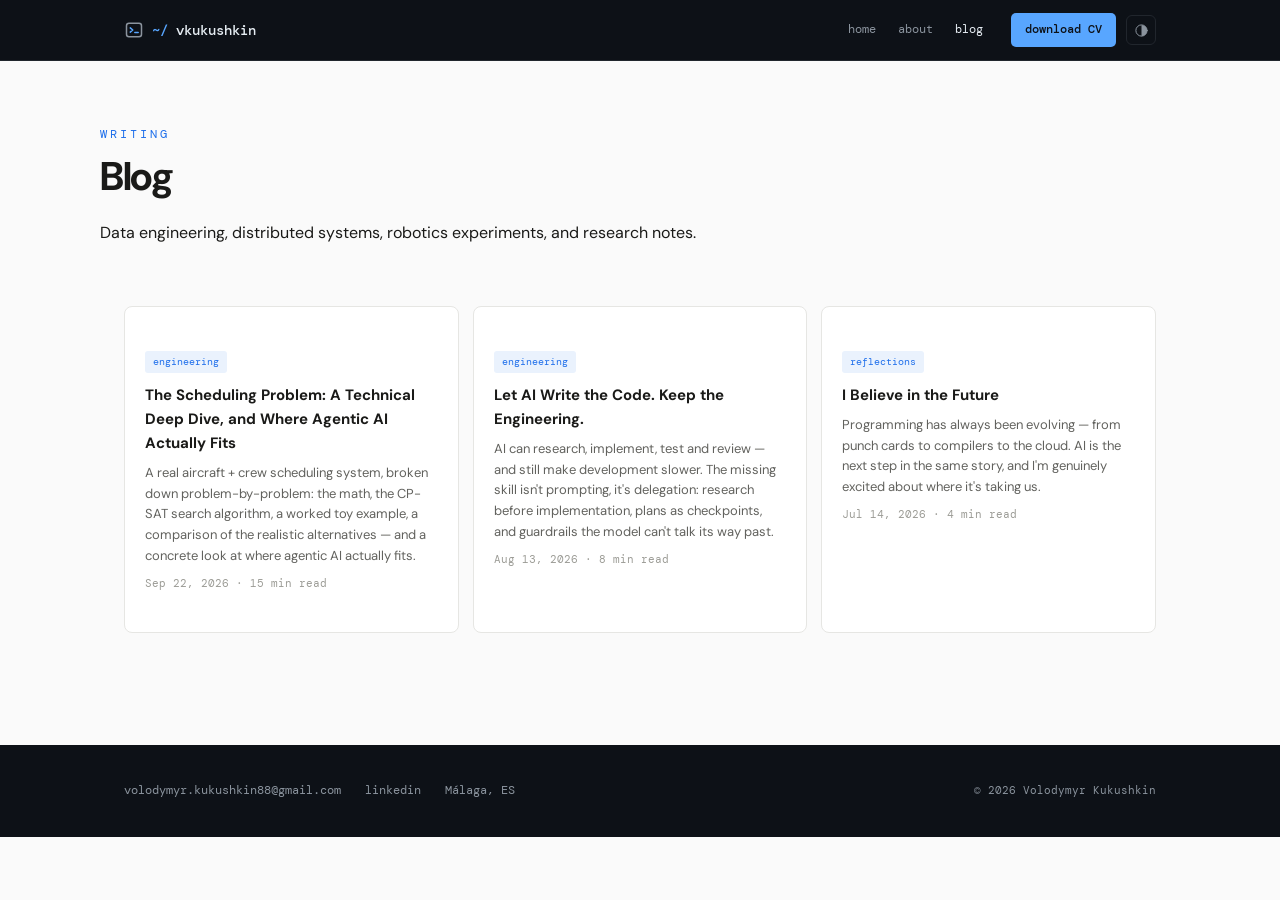
<file: blog/index.html>
<!DOCTYPE html>
<html lang="en">
<head>
<meta charset="UTF-8">
<meta name="viewport" content="width=device-width, initial-scale=1.0">
<script src="../theme.js"></script>
<title>Blog — Volodymyr Kukushkin</title>
<link rel="preconnect" href="https://fonts.googleapis.com">
<link rel="preconnect" href="https://fonts.gstatic.com" crossorigin>
<link href="https://fonts.googleapis.com/css2?family=DM+Mono:wght@400;500&family=DM+Sans:wght@300;400;500;600;700&display=swap" rel="stylesheet">
<link rel="icon" href="../favicon.svg" type="image/svg+xml">
<link rel="stylesheet" href="../styles.css">
</head>
<body>

<nav class="nav">
  <div class="container nav-inner">
    <a class="logo" href="../index.html">
      <svg class="logo-mark" width="20" height="20" viewBox="0 0 24 24" fill="none" stroke="currentColor" stroke-width="1.8" stroke-linecap="round" stroke-linejoin="round">
        <rect x="3" y="4" width="18" height="16" rx="3"/>
        <path d="M7.5 9.5l3 2.5-3 2.5"/>
        <path d="M13 15h4"/>
      </svg>
      <span class="tilde">~/</span>vkukushkin</a>
    <div class="nav-links">
      <a href="../index.html">home</a>
      <a href="../about.html">about</a>
      <a href="index.html" class="active">blog</a>
    </div>
    <div class="nav-end">
      <a class="nav-cta" href="../cv/Volodymyr_Kukushkin_CV.pdf" download>download CV</a>
      <button class="theme-toggle" id="themeToggle" type="button" aria-label="Toggle color theme" title="Switch theme">
        <svg width="15" height="15" viewBox="0 0 24 24" fill="none" stroke="currentColor" stroke-width="1.6" stroke-linecap="round" stroke-linejoin="round"><circle cx="12" cy="12" r="9"/><path d="M12 3a9 9 0 0 1 0 18z" fill="currentColor" stroke="none"/></svg>
      </button>
    </div>
  </div>
</nav>

<div class="container about-hero">
  <div class="kicker">WRITING</div>
  <h1>Blog</h1>
  <p class="lede" style="margin-top:12px">Data engineering, distributed systems, robotics experiments, and research notes.</p>
</div>

<div class="container" style="padding-bottom:80px">
  <div class="blog-grid">
    <a class="blog-card real" href="scheduling-and-agentic-ai/index.html">
      <span class="blog-tag">engineering</span>
      <h3>The Scheduling Problem: A Technical Deep Dive, and Where Agentic AI Actually Fits</h3>
      <p style="font-size:13px;color:var(--text-2);margin-top:8px;line-height:1.6">A real aircraft + crew scheduling system, broken down problem-by-problem: the math, the CP-SAT search algorithm, a worked toy example, a comparison of the realistic alternatives — and a concrete look at where agentic AI actually fits.</p>
      <div class="date">Sep 22, 2026 · 15 min read</div>
    </a>
    <a class="blog-card real" href="let-ai-write-the-code/index.html">
      <span class="blog-tag">engineering</span>
      <h3>Let AI Write the Code. Keep the Engineering.</h3>
      <p style="font-size:13px;color:var(--text-2);margin-top:8px;line-height:1.6">AI can research, implement, test and review — and still make development slower. The missing skill isn't prompting, it's delegation: research before implementation, plans as checkpoints, and guardrails the model can't talk its way past.</p>
      <div class="date">Aug 13, 2026 · 8 min read</div>
    </a>
    <a class="blog-card real" href="i-believe-in-the-future/index.html">
      <span class="blog-tag">reflections</span>
      <h3>I Believe in the Future</h3>
      <p style="font-size:13px;color:var(--text-2);margin-top:8px;line-height:1.6">Programming has always been evolving — from punch cards to compilers to the cloud. AI is the next step in the same story, and I'm genuinely excited about where it's taking us.</p>
      <div class="date">Jul 14, 2026 · 4 min read</div>
    </a>
  </div>
</div>

<footer class="footer">
  <div class="container footer-inner">
    <a href="mailto:volodymyr.kukushkin88@gmail.com">volodymyr.kukushkin88@gmail.com</a>
    <a href="https://www.linkedin.com/in/volodymyr-kukushkin-88" target="_blank" rel="noopener">linkedin</a>
    <span>Málaga, ES</span>
    <span class="copy">© 2026 Volodymyr Kukushkin</span>
  </div>
</footer>

<script>
document.getElementById('themeToggle').addEventListener('click', function () {
  var n = document.documentElement.getAttribute('data-theme') === 'silver' ? 'dark' : 'silver';
  document.documentElement.setAttribute('data-theme', n);
  try { localStorage.setItem('theme', n); } catch (e) {}
});
</script>

</body>
</html>
</file>
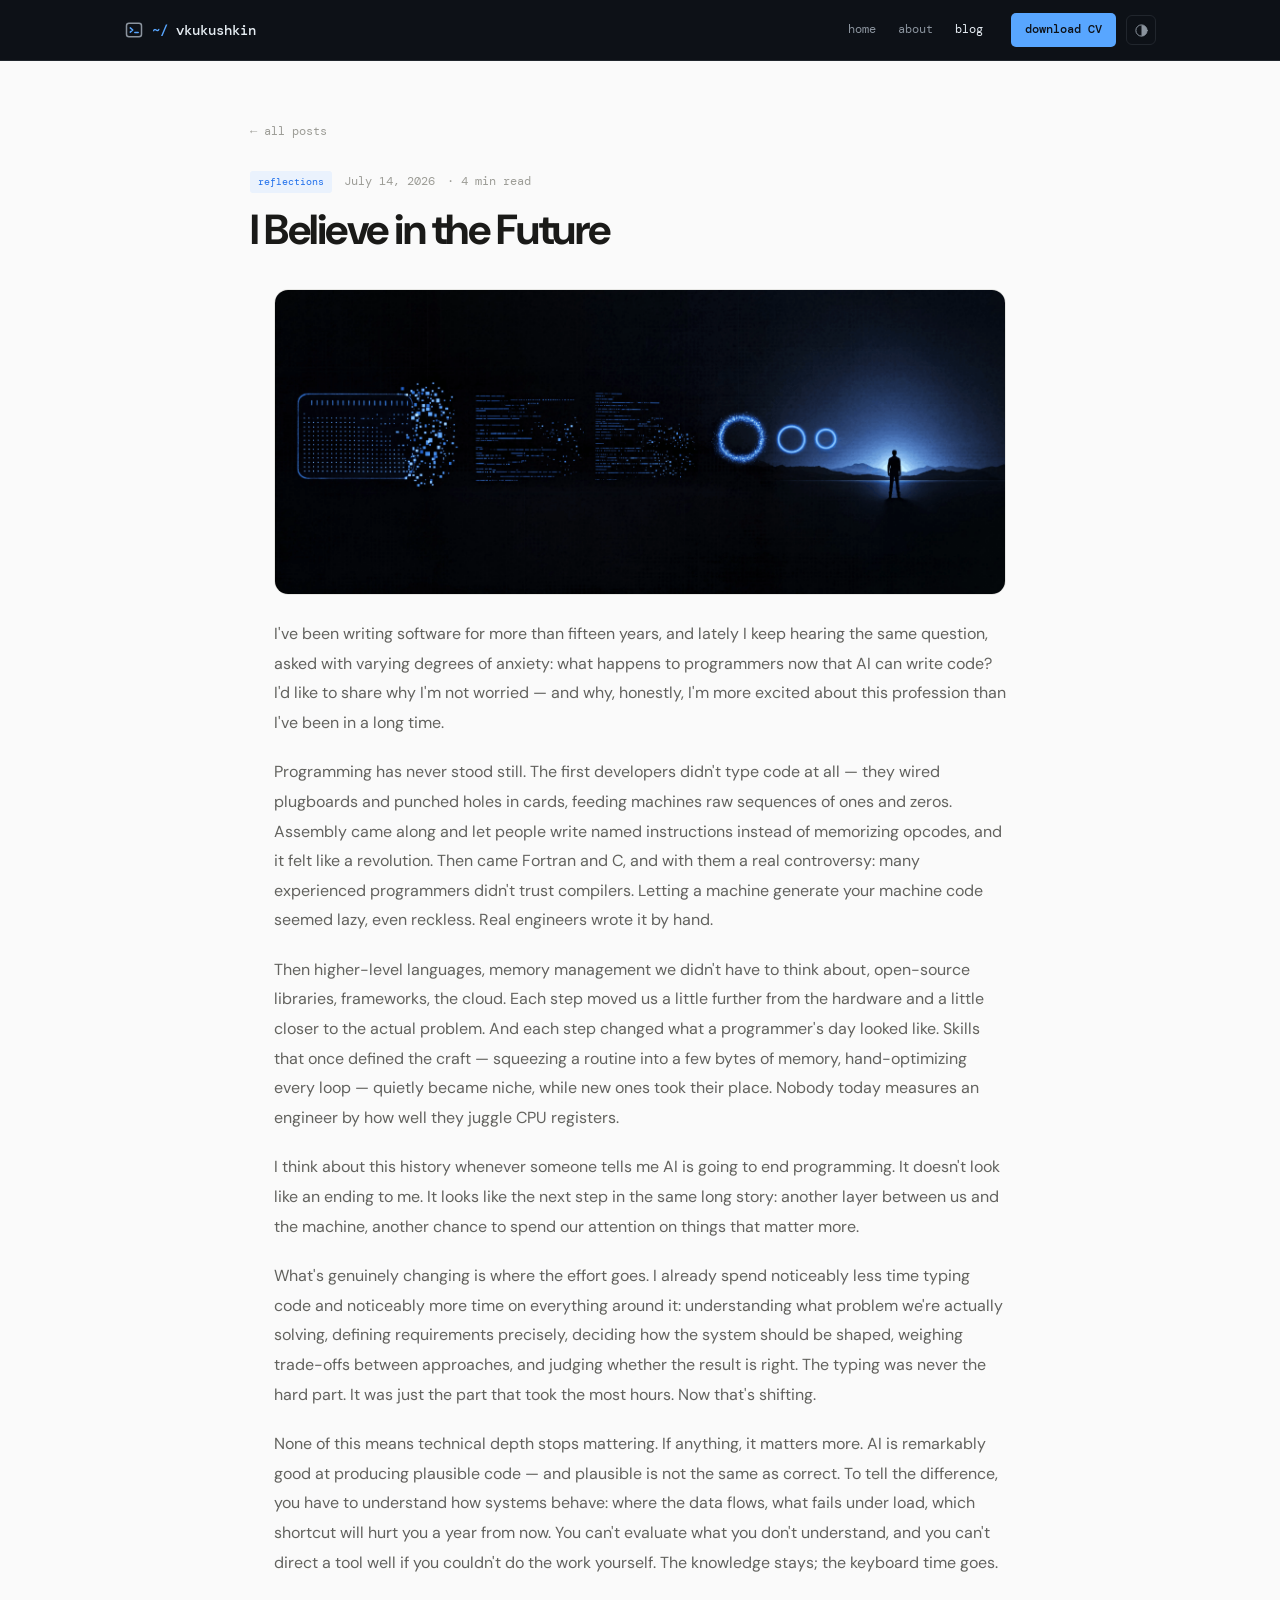
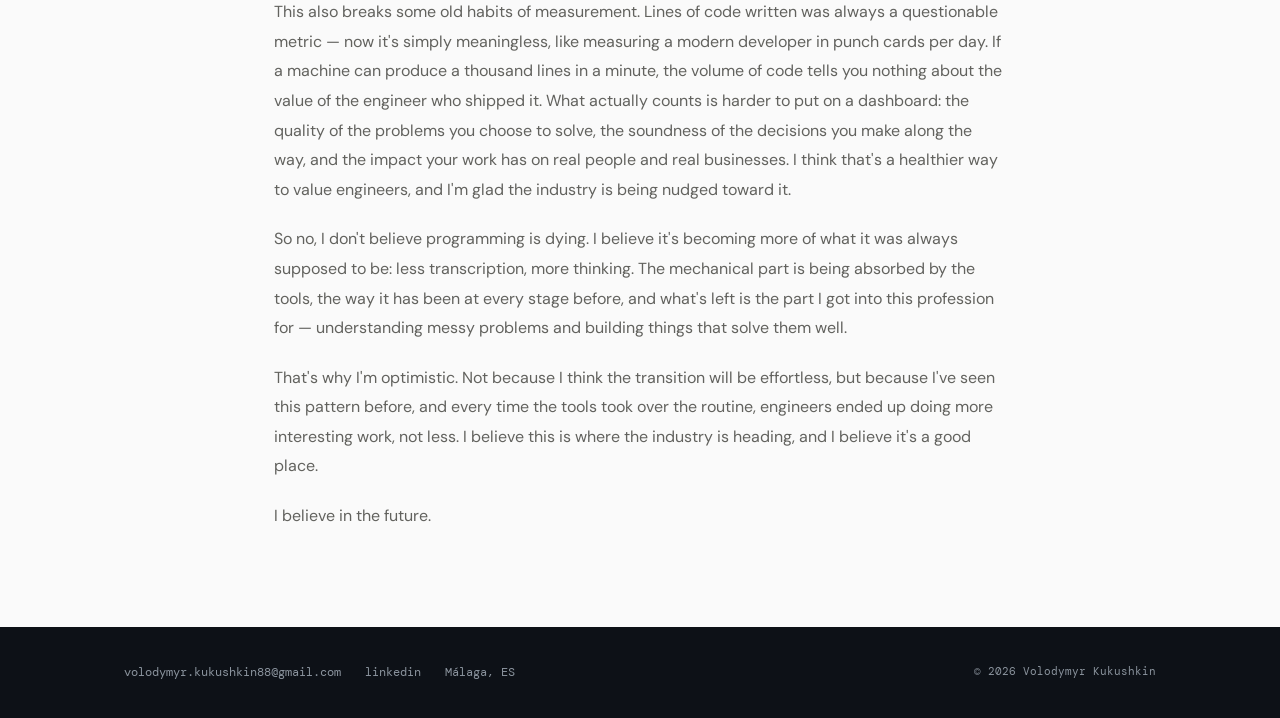
<file: blog/i-believe-in-the-future/index.html>
<!DOCTYPE html>
<html lang="en">
<head>
<meta charset="UTF-8">
<meta name="viewport" content="width=device-width, initial-scale=1.0">
<script src="../../theme.js"></script>
<title>I Believe in the Future — Volodymyr Kukushkin</title>
<meta name="description" content="Programming has always been evolving — from machine code to assembly to high-level languages. AI is the next step, and I'm genuinely excited about it.">
<link rel="preconnect" href="https://fonts.googleapis.com">
<link rel="preconnect" href="https://fonts.gstatic.com" crossorigin>
<link href="https://fonts.googleapis.com/css2?family=DM+Mono:wght@400;500&family=DM+Sans:wght@300;400;500;600;700&display=swap" rel="stylesheet">
<link rel="icon" href="../../favicon.svg" type="image/svg+xml">
<link rel="stylesheet" href="../../styles.css">
</head>
<body>

<nav class="nav">
  <div class="container nav-inner">
    <a class="logo" href="../../index.html">
      <svg class="logo-mark" width="20" height="20" viewBox="0 0 24 24" fill="none" stroke="currentColor" stroke-width="1.8" stroke-linecap="round" stroke-linejoin="round">
        <rect x="3" y="4" width="18" height="16" rx="3"/>
        <path d="M7.5 9.5l3 2.5-3 2.5"/>
        <path d="M13 15h4"/>
      </svg>
      <span class="tilde">~/</span>vkukushkin</a>
    <div class="nav-links">
      <a href="../../index.html">home</a>
      <a href="../../about.html">about</a>
      <a href="../index.html" class="active">blog</a>
    </div>
    <div class="nav-end">
      <a class="nav-cta" href="../../cv/Volodymyr_Kukushkin_CV.pdf" download>download CV</a>
      <button class="theme-toggle" id="themeToggle" type="button" aria-label="Toggle color theme" title="Switch theme">
        <svg width="15" height="15" viewBox="0 0 24 24" fill="none" stroke="currentColor" stroke-width="1.6" stroke-linecap="round" stroke-linejoin="round"><circle cx="12" cy="12" r="9"/><path d="M12 3a9 9 0 0 1 0 18z" fill="currentColor" stroke="none"/></svg>
      </button>
    </div>
  </div>
</nav>

<div class="container post-hero">
  <a class="post-back" href="../index.html">← all posts</a>
  <div class="post-meta">
    <span class="blog-tag">reflections</span>
    <span class="post-date">July 14, 2026</span>
    <span class="post-date">· 4 min read</span>
  </div>
  <h1>I Believe in the Future</h1>
</div>

<div class="container post-banner">
  <img class="banner-blue" src="terminal_blue_evolution_banner.png" alt="A punch card dissolving into lines of code, then into abstract shapes, while a person stands watching a distant light">
  <img class="banner-silver" src="code_evolution_banner.png" alt="A punch card dissolving into lines of code, then into abstract shapes, while a person stands watching a distant light" loading="lazy">
</div>

<article class="container post-body">

  <p>I've been writing software for more than fifteen years, and lately I keep hearing the same question, asked with varying degrees of anxiety: what happens to programmers now that AI can write code? I'd like to share why I'm not worried — and why, honestly, I'm more excited about this profession than I've been in a long time.</p>

  <p>Programming has never stood still. The first developers didn't type code at all — they wired plugboards and punched holes in cards, feeding machines raw sequences of ones and zeros. Assembly came along and let people write named instructions instead of memorizing opcodes, and it felt like a revolution. Then came Fortran and C, and with them a real controversy: many experienced programmers didn't trust compilers. Letting a machine generate your machine code seemed lazy, even reckless. Real engineers wrote it by hand.</p>

  <p>Then higher-level languages, memory management we didn't have to think about, open-source libraries, frameworks, the cloud. Each step moved us a little further from the hardware and a little closer to the actual problem. And each step changed what a programmer's day looked like. Skills that once defined the craft — squeezing a routine into a few bytes of memory, hand-optimizing every loop — quietly became niche, while new ones took their place. Nobody today measures an engineer by how well they juggle CPU registers.</p>

  <p>I think about this history whenever someone tells me AI is going to end programming. It doesn't look like an ending to me. It looks like the next step in the same long story: another layer between us and the machine, another chance to spend our attention on things that matter more.</p>

  <p>What's genuinely changing is where the effort goes. I already spend noticeably less time typing code and noticeably more time on everything around it: understanding what problem we're actually solving, defining requirements precisely, deciding how the system should be shaped, weighing trade-offs between approaches, and judging whether the result is right. The typing was never the hard part. It was just the part that took the most hours. Now that's shifting.</p>

  <p>None of this means technical depth stops mattering. If anything, it matters more. AI is remarkably good at producing plausible code — and plausible is not the same as correct. To tell the difference, you have to understand how systems behave: where the data flows, what fails under load, which shortcut will hurt you a year from now. You can't evaluate what you don't understand, and you can't direct a tool well if you couldn't do the work yourself. The knowledge stays; the keyboard time goes.</p>

  <p>This also breaks some old habits of measurement. Lines of code written was always a questionable metric — now it's simply meaningless, like measuring a modern developer in punch cards per day. If a machine can produce a thousand lines in a minute, the volume of code tells you nothing about the value of the engineer who shipped it. What actually counts is harder to put on a dashboard: the quality of the problems you choose to solve, the soundness of the decisions you make along the way, and the impact your work has on real people and real businesses. I think that's a healthier way to value engineers, and I'm glad the industry is being nudged toward it.</p>

  <p>So no, I don't believe programming is dying. I believe it's becoming more of what it was always supposed to be: less transcription, more thinking. The mechanical part is being absorbed by the tools, the way it has been at every stage before, and what's left is the part I got into this profession for — understanding messy problems and building things that solve them well.</p>

  <p>That's why I'm optimistic. Not because I think the transition will be effortless, but because I've seen this pattern before, and every time the tools took over the routine, engineers ended up doing more interesting work, not less. I believe this is where the industry is heading, and I believe it's a good place.</p>

  <p>I believe in the future.</p>

</article>

<footer class="footer">
  <div class="container footer-inner">
    <a href="mailto:volodymyr.kukushkin88@gmail.com">volodymyr.kukushkin88@gmail.com</a>
    <a href="https://www.linkedin.com/in/volodymyr-kukushkin-88" target="_blank" rel="noopener">linkedin</a>
    <span>Málaga, ES</span>
    <span class="copy">© 2026 Volodymyr Kukushkin</span>
  </div>
</footer>

<script>
document.getElementById('themeToggle').addEventListener('click', function () {
  var n = document.documentElement.getAttribute('data-theme') === 'silver' ? 'dark' : 'silver';
  document.documentElement.setAttribute('data-theme', n);
  try { localStorage.setItem('theme', n); } catch (e) {}
});
</script>

</body>
</html>
</file>
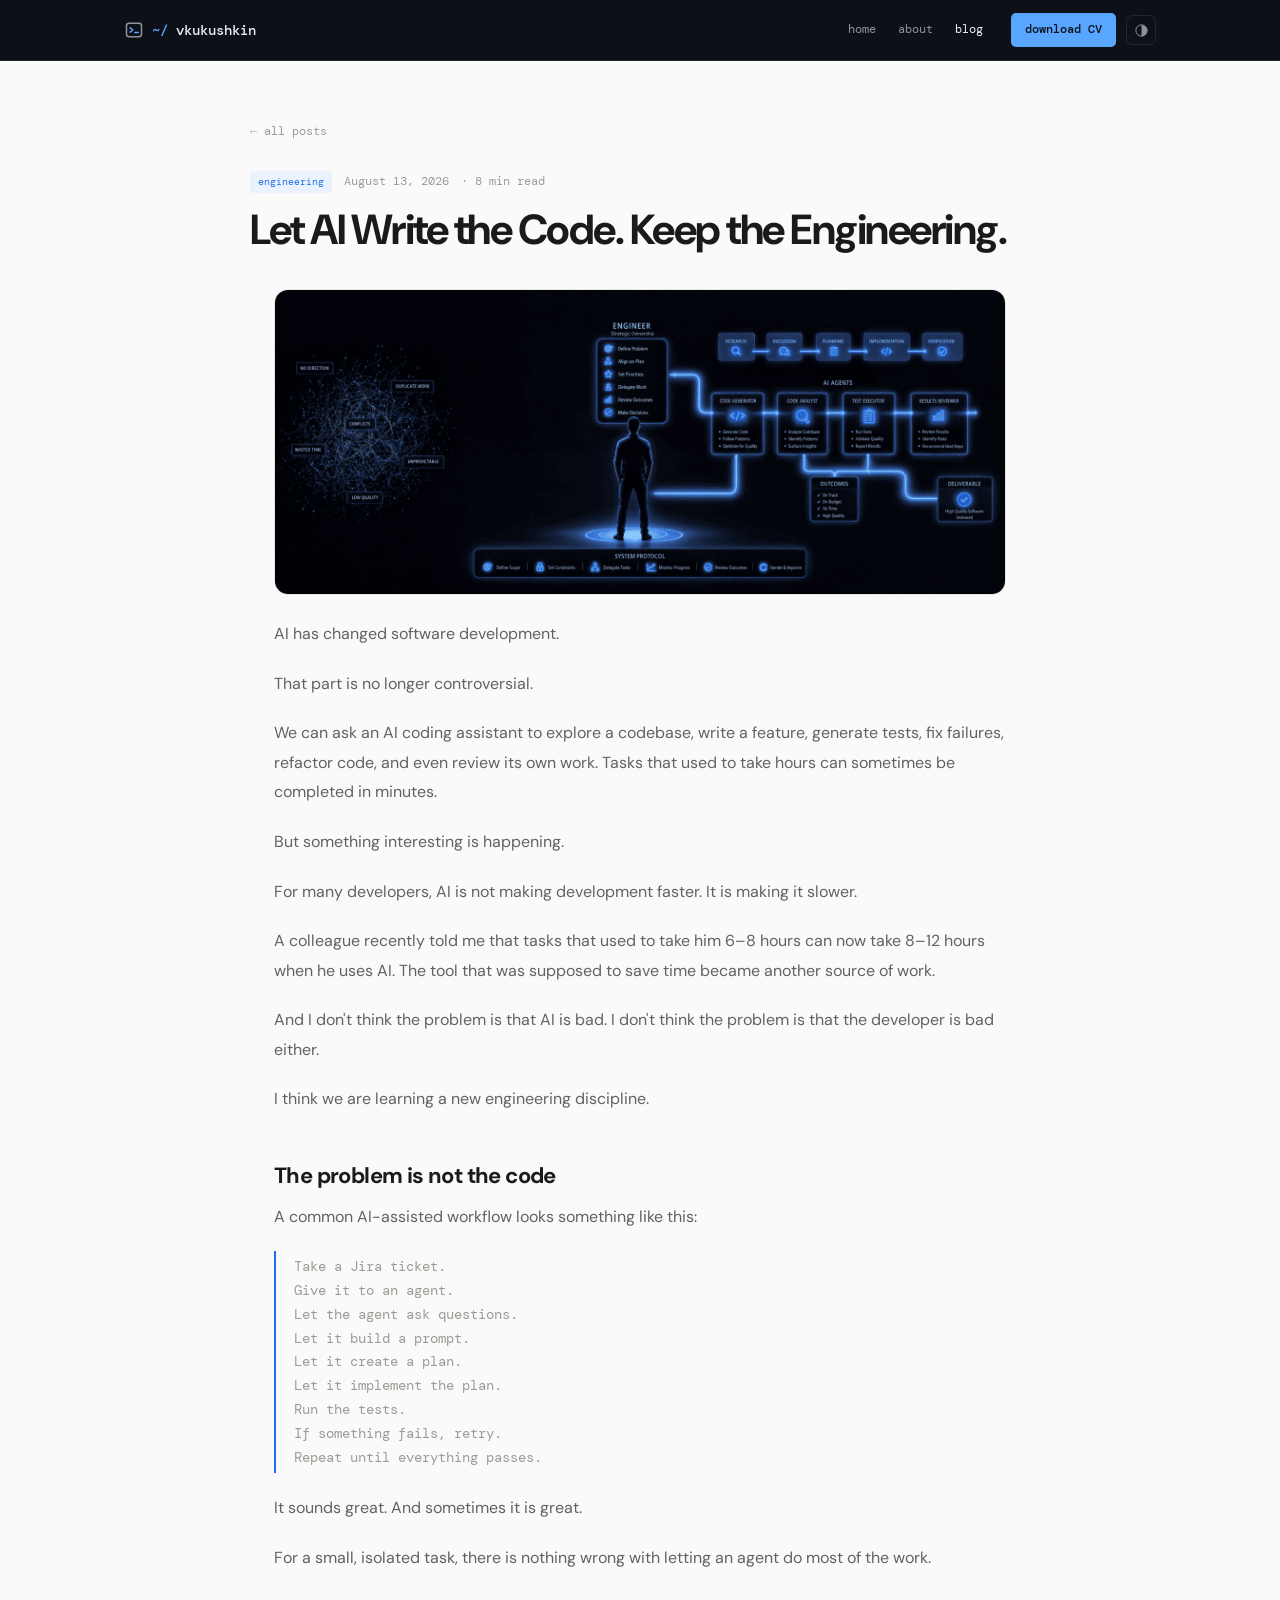
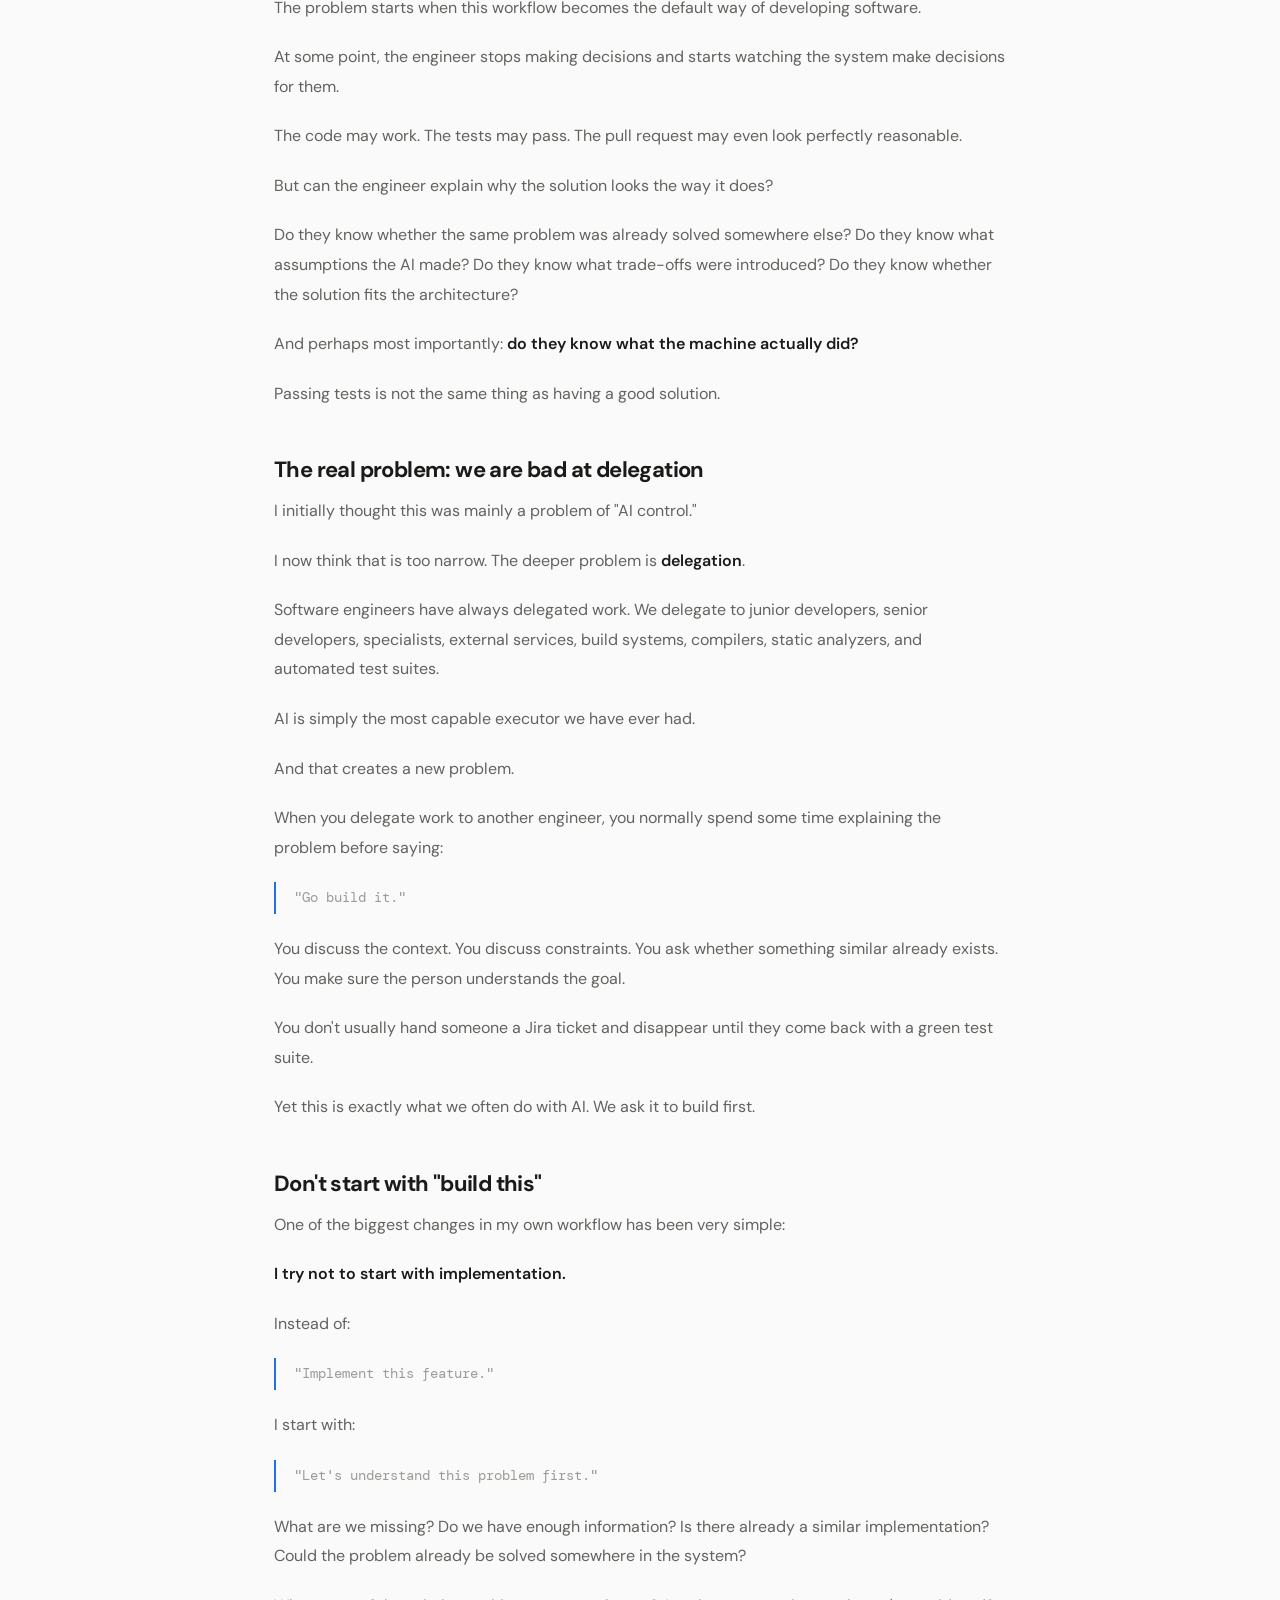
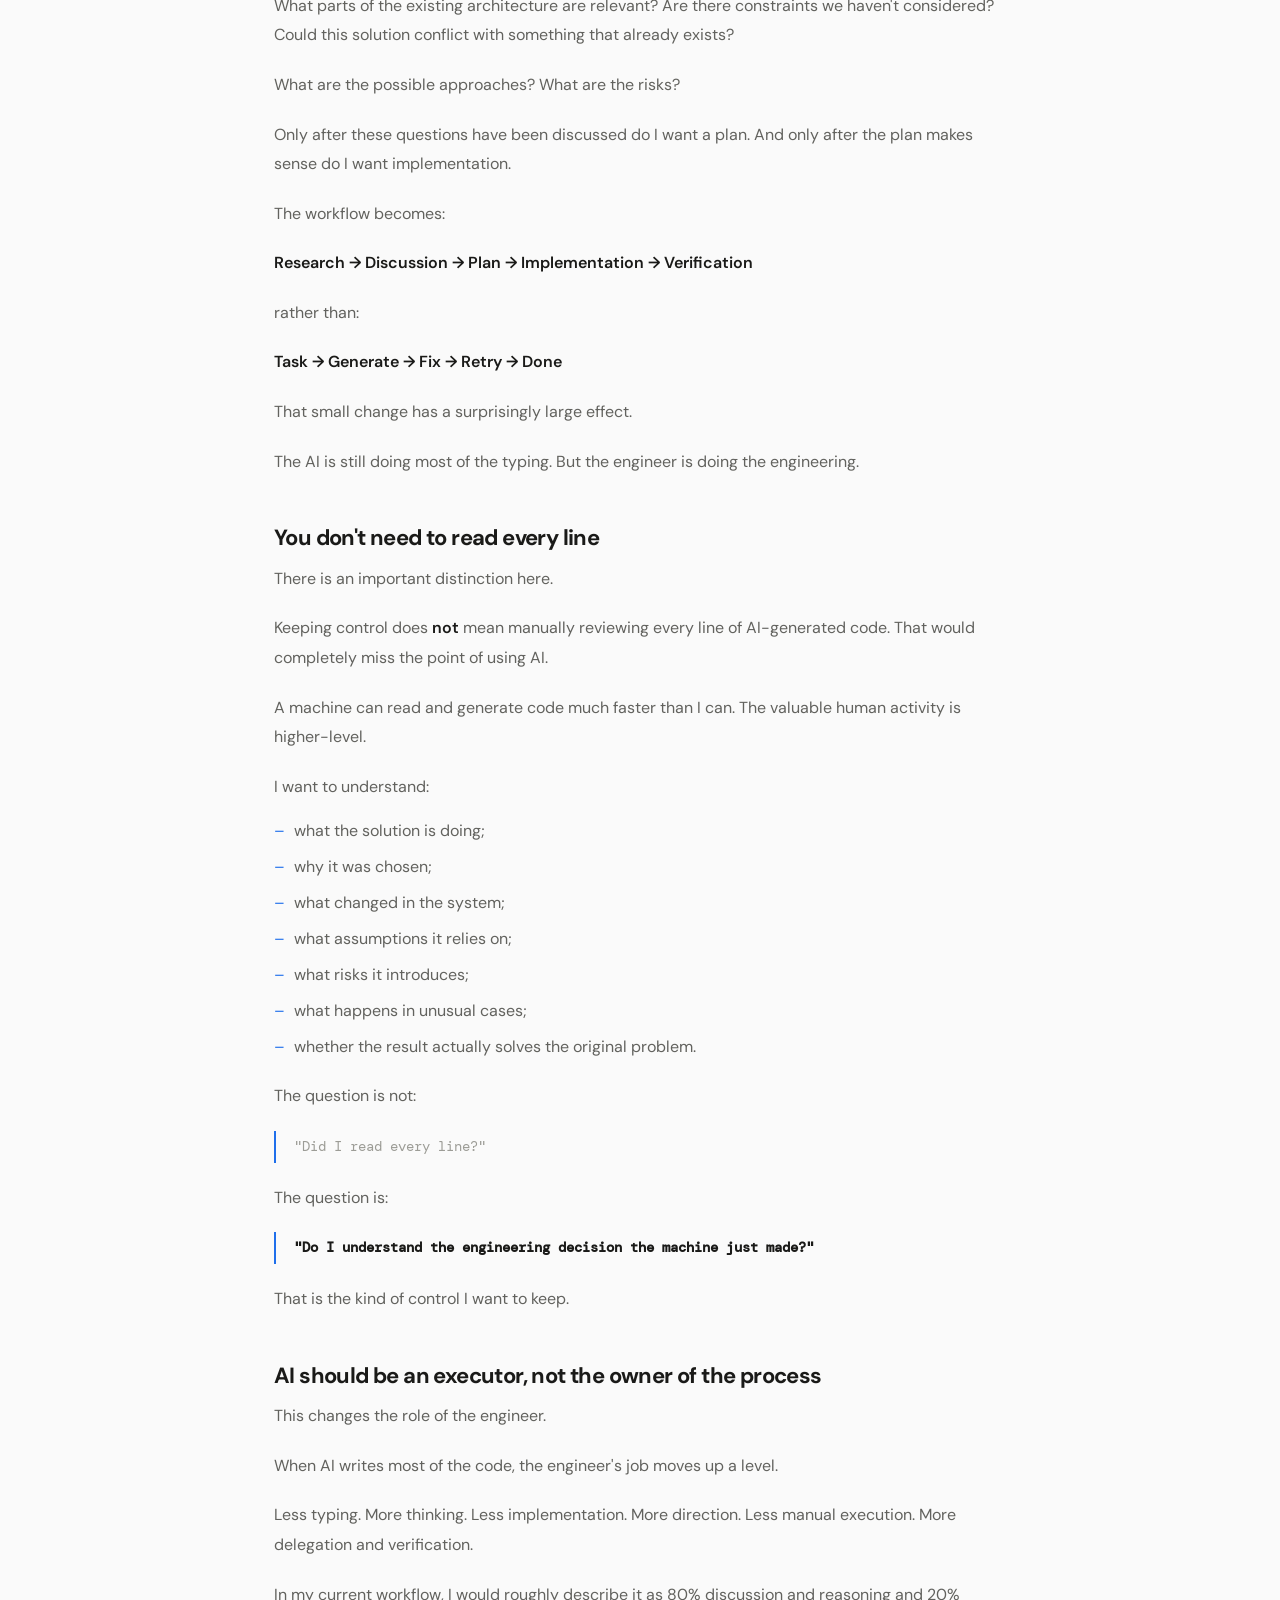
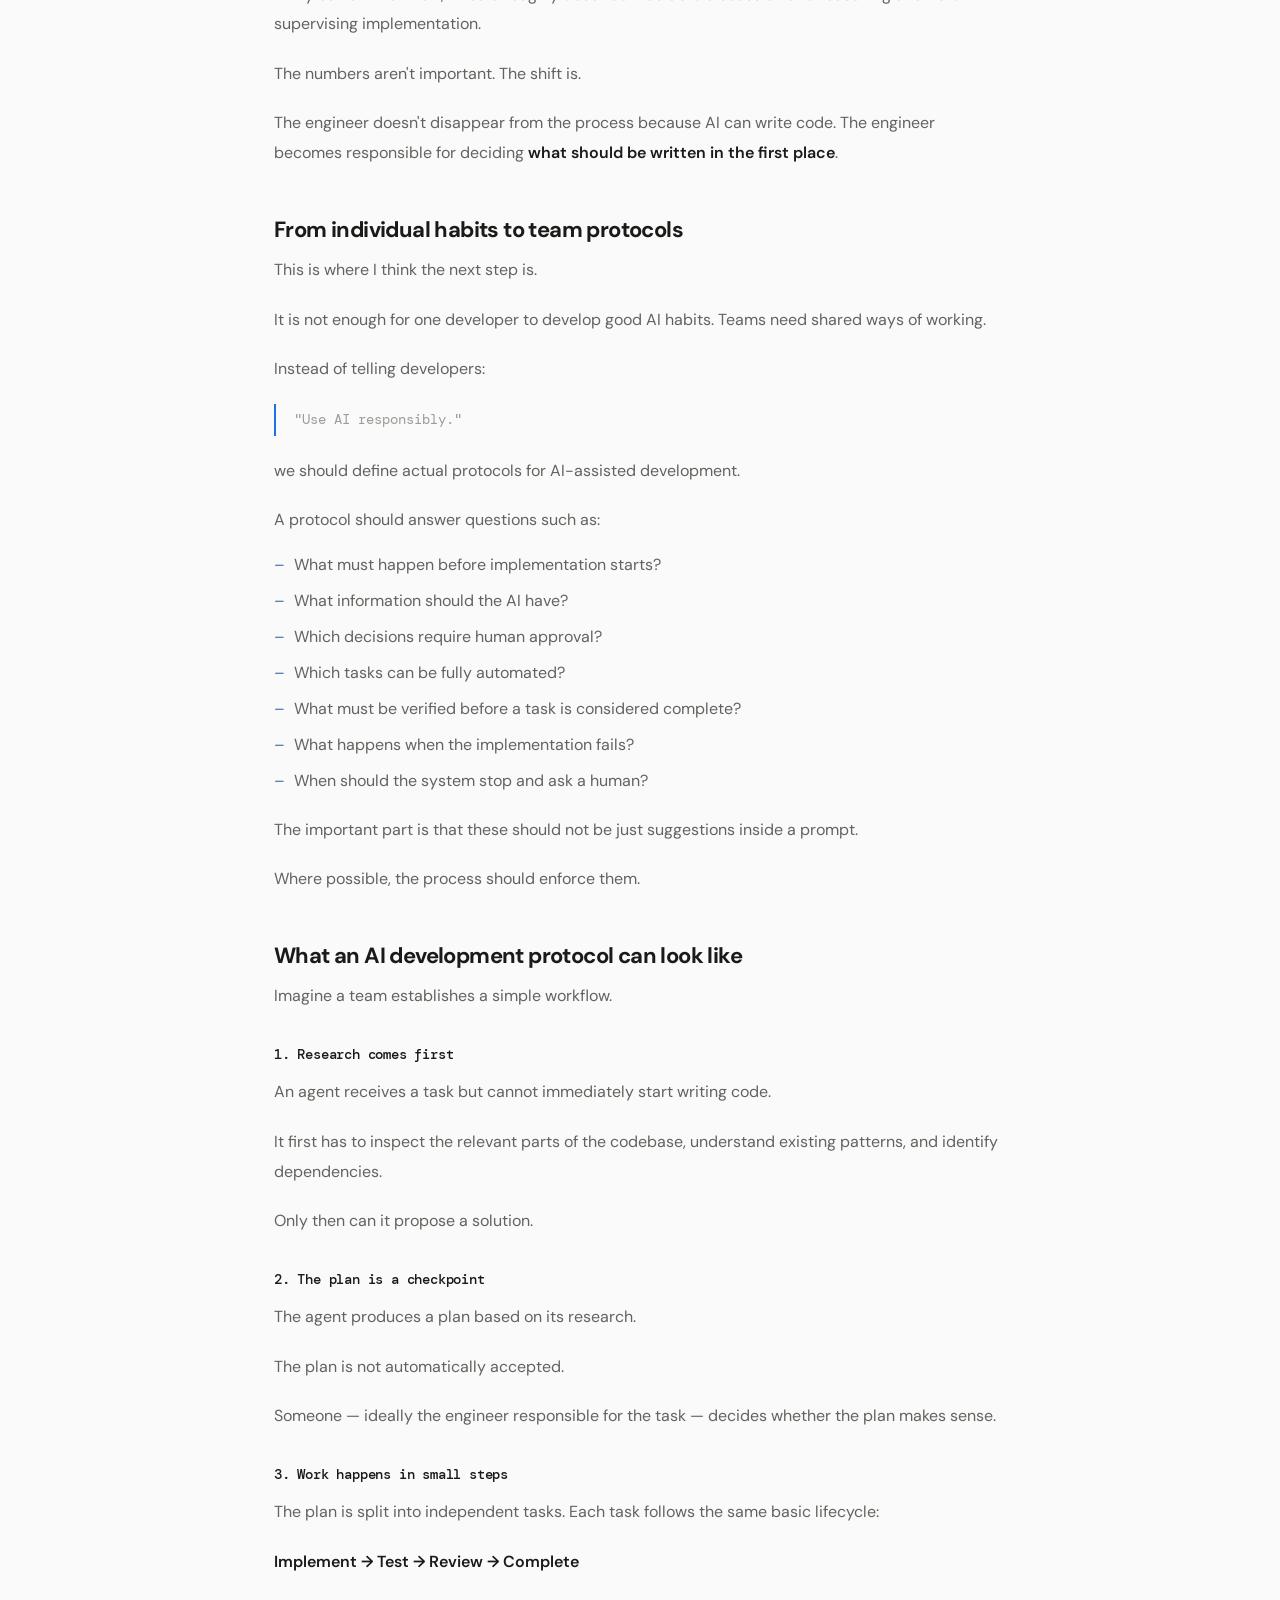
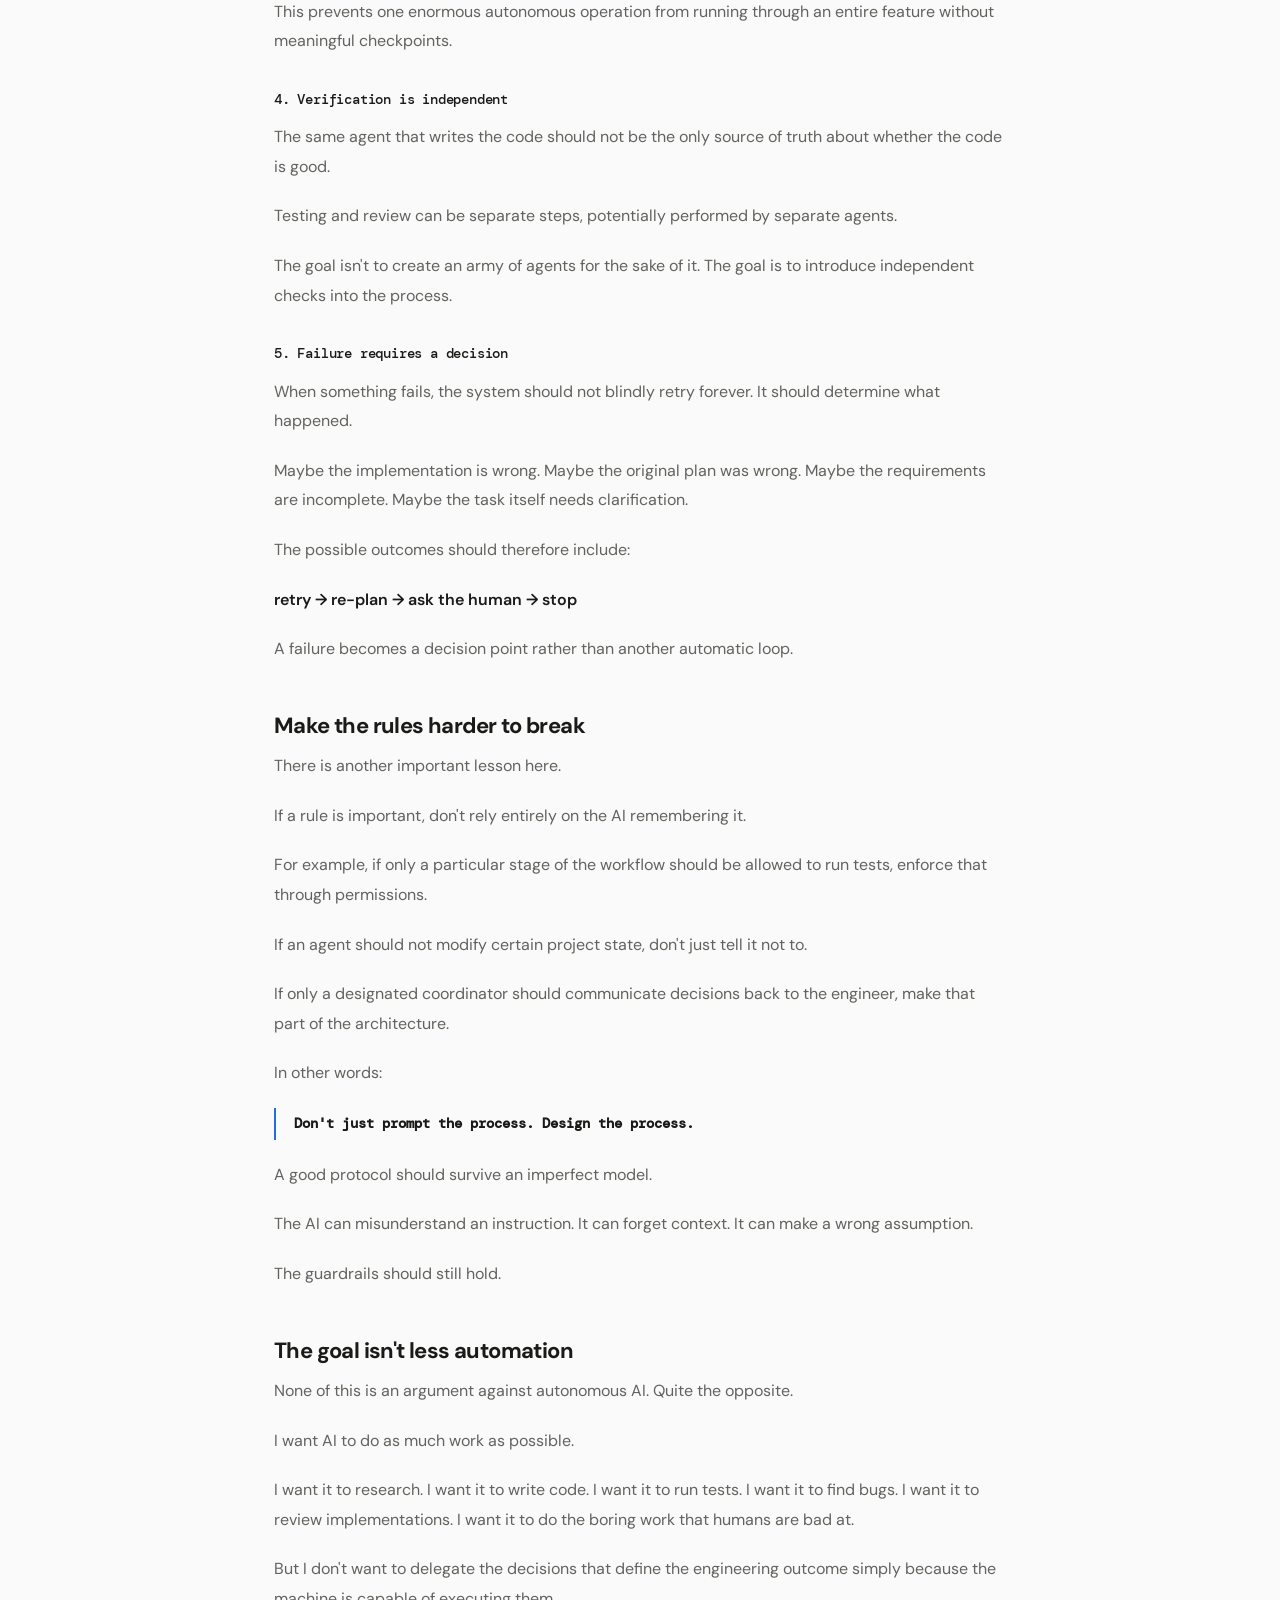
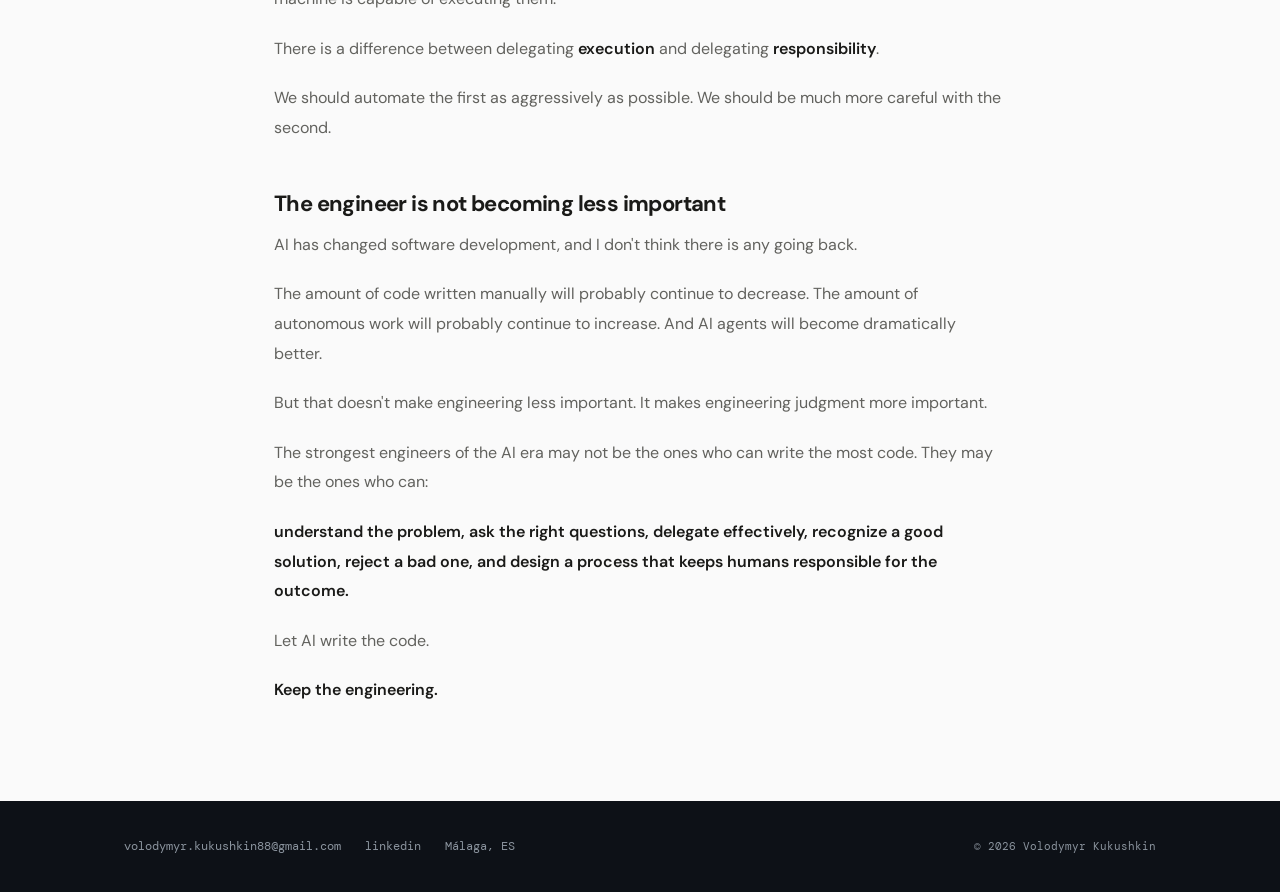
<file: blog/let-ai-write-the-code/index.html>
<!DOCTYPE html>
<html lang="en">
<head>
<meta charset="UTF-8">
<meta name="viewport" content="width=device-width, initial-scale=1.0">
<script src="../../theme.js"></script>
<title>Let AI Write the Code. Keep the Engineering. — Volodymyr Kukushkin</title>
<meta name="description" content="AI can research, implement, test and review. That doesn't mean it should own the process. On delegation, protocols, and keeping engineering judgment where it belongs.">
<link rel="preconnect" href="https://fonts.googleapis.com">
<link rel="preconnect" href="https://fonts.gstatic.com" crossorigin>
<link href="https://fonts.googleapis.com/css2?family=DM+Mono:wght@400;500&family=DM+Sans:wght@300;400;500;600;700&display=swap" rel="stylesheet">
<link rel="icon" href="../../favicon.svg" type="image/svg+xml">
<link rel="stylesheet" href="../../styles.css">
</head>
<body>

<nav class="nav">
  <div class="container nav-inner">
    <a class="logo" href="../../index.html">
      <svg class="logo-mark" width="20" height="20" viewBox="0 0 24 24" fill="none" stroke="currentColor" stroke-width="1.8" stroke-linecap="round" stroke-linejoin="round">
        <rect x="3" y="4" width="18" height="16" rx="3"/>
        <path d="M7.5 9.5l3 2.5-3 2.5"/>
        <path d="M13 15h4"/>
      </svg>
      <span class="tilde">~/</span>vkukushkin</a>
    <div class="nav-links">
      <a href="../../index.html">home</a>
      <a href="../../about.html">about</a>
      <a href="../index.html" class="active">blog</a>
    </div>
    <div class="nav-end">
      <a class="nav-cta" href="../../cv/Volodymyr_Kukushkin_CV.pdf" download>download CV</a>
      <button class="theme-toggle" id="themeToggle" type="button" aria-label="Toggle color theme" title="Switch theme">
        <svg width="15" height="15" viewBox="0 0 24 24" fill="none" stroke="currentColor" stroke-width="1.6" stroke-linecap="round" stroke-linejoin="round"><circle cx="12" cy="12" r="9"/><path d="M12 3a9 9 0 0 1 0 18z" fill="currentColor" stroke="none"/></svg>
      </button>
    </div>
  </div>
</nav>

<div class="container post-hero">
  <a class="post-back" href="../index.html">← all posts</a>
  <div class="post-meta">
    <span class="blog-tag">engineering</span>
    <span class="post-date">August 13, 2026</span>
    <span class="post-date">· 8 min read</span>
  </div>
  <h1>Let AI Write the Code. Keep the Engineering.</h1>
</div>

<div class="container post-banner">
  <img class="banner-blue" src="terminal_blue_protocol_banner.png" alt="An engineer at the centre of a workflow diagram, delegating research, code generation, testing and review to AI agents, with unstructured AI-driven development shown as a tangle on the left">
  <img class="banner-silver" src="code_protocol_banner.png" alt="An engineer at the centre of a workflow diagram, delegating research, code generation, testing and review to AI agents, with unstructured AI-driven development shown as a tangle on the left" loading="lazy">
</div>

<article class="container post-body">

  <p>AI has changed software development.</p>

  <p>That part is no longer controversial.</p>

  <p>We can ask an AI coding assistant to explore a codebase, write a feature, generate tests, fix failures, refactor code, and even review its own work. Tasks that used to take hours can sometimes be completed in minutes.</p>

  <p>But something interesting is happening.</p>

  <p>For many developers, AI is not making development faster. It is making it slower.</p>

  <p>A colleague recently told me that tasks that used to take him 6–8 hours can now take 8–12 hours when he uses AI. The tool that was supposed to save time became another source of work.</p>

  <p>And I don't think the problem is that AI is bad. I don't think the problem is that the developer is bad either.</p>

  <p>I think we are learning a new engineering discipline.</p>

  <h2>The problem is not the code</h2>

  <p>A common AI-assisted workflow looks something like this:</p>

  <blockquote>
    <p>Take a Jira ticket.<br>Give it to an agent.<br>Let the agent ask questions.<br>Let it build a prompt.<br>Let it create a plan.<br>Let it implement the plan.<br>Run the tests.<br>If something fails, retry.<br>Repeat until everything passes.</p>
  </blockquote>

  <p>It sounds great. And sometimes it is great.</p>

  <p>For a small, isolated task, there is nothing wrong with letting an agent do most of the work.</p>

  <p>The problem starts when this workflow becomes the default way of developing software.</p>

  <p>At some point, the engineer stops making decisions and starts watching the system make decisions for them.</p>

  <p>The code may work. The tests may pass. The pull request may even look perfectly reasonable.</p>

  <p>But can the engineer explain why the solution looks the way it does?</p>

  <p>Do they know whether the same problem was already solved somewhere else? Do they know what assumptions the AI made? Do they know what trade-offs were introduced? Do they know whether the solution fits the architecture?</p>

  <p>And perhaps most importantly: <strong>do they know what the machine actually did?</strong></p>

  <p>Passing tests is not the same thing as having a good solution.</p>

  <h2>The real problem: we are bad at delegation</h2>

  <p>I initially thought this was mainly a problem of "AI control."</p>

  <p>I now think that is too narrow. The deeper problem is <strong>delegation</strong>.</p>

  <p>Software engineers have always delegated work. We delegate to junior developers, senior developers, specialists, external services, build systems, compilers, static analyzers, and automated test suites.</p>

  <p>AI is simply the most capable executor we have ever had.</p>

  <p>And that creates a new problem.</p>

  <p>When you delegate work to another engineer, you normally spend some time explaining the problem before saying:</p>

  <blockquote>
    <p>"Go build it."</p>
  </blockquote>

  <p>You discuss the context. You discuss constraints. You ask whether something similar already exists. You make sure the person understands the goal.</p>

  <p>You don't usually hand someone a Jira ticket and disappear until they come back with a green test suite.</p>

  <p>Yet this is exactly what we often do with AI. We ask it to build first.</p>

  <h2>Don't start with "build this"</h2>

  <p>One of the biggest changes in my own workflow has been very simple:</p>

  <p><strong>I try not to start with implementation.</strong></p>

  <p>Instead of:</p>

  <blockquote>
    <p>"Implement this feature."</p>
  </blockquote>

  <p>I start with:</p>

  <blockquote>
    <p>"Let's understand this problem first."</p>
  </blockquote>

  <p>What are we missing? Do we have enough information? Is there already a similar implementation? Could the problem already be solved somewhere in the system?</p>

  <p>What parts of the existing architecture are relevant? Are there constraints we haven't considered? Could this solution conflict with something that already exists?</p>

  <p>What are the possible approaches? What are the risks?</p>

  <p>Only after these questions have been discussed do I want a plan. And only after the plan makes sense do I want implementation.</p>

  <p>The workflow becomes:</p>

  <p><strong>Research → Discussion → Plan → Implementation → Verification</strong></p>

  <p>rather than:</p>

  <p><strong>Task → Generate → Fix → Retry → Done</strong></p>

  <p>That small change has a surprisingly large effect.</p>

  <p>The AI is still doing most of the typing. But the engineer is doing the engineering.</p>

  <h2>You don't need to read every line</h2>

  <p>There is an important distinction here.</p>

  <p>Keeping control does <strong>not</strong> mean manually reviewing every line of AI-generated code. That would completely miss the point of using AI.</p>

  <p>A machine can read and generate code much faster than I can. The valuable human activity is higher-level.</p>

  <p>I want to understand:</p>

  <ul>
    <li>what the solution is doing;</li>
    <li>why it was chosen;</li>
    <li>what changed in the system;</li>
    <li>what assumptions it relies on;</li>
    <li>what risks it introduces;</li>
    <li>what happens in unusual cases;</li>
    <li>whether the result actually solves the original problem.</li>
  </ul>

  <p>The question is not:</p>

  <blockquote>
    <p>"Did I read every line?"</p>
  </blockquote>

  <p>The question is:</p>

  <blockquote>
    <p><strong>"Do I understand the engineering decision the machine just made?"</strong></p>
  </blockquote>

  <p>That is the kind of control I want to keep.</p>

  <h2>AI should be an executor, not the owner of the process</h2>

  <p>This changes the role of the engineer.</p>

  <p>When AI writes most of the code, the engineer's job moves up a level.</p>

  <p>Less typing. More thinking. Less implementation. More direction. Less manual execution. More delegation and verification.</p>

  <p>In my current workflow, I would roughly describe it as 80% discussion and reasoning and 20% supervising implementation.</p>

  <p>The numbers aren't important. The shift is.</p>

  <p>The engineer doesn't disappear from the process because AI can write code. The engineer becomes responsible for deciding <strong>what should be written in the first place</strong>.</p>

  <h2>From individual habits to team protocols</h2>

  <p>This is where I think the next step is.</p>

  <p>It is not enough for one developer to develop good AI habits. Teams need shared ways of working.</p>

  <p>Instead of telling developers:</p>

  <blockquote>
    <p>"Use AI responsibly."</p>
  </blockquote>

  <p>we should define actual protocols for AI-assisted development.</p>

  <p>A protocol should answer questions such as:</p>

  <ul>
    <li>What must happen before implementation starts?</li>
    <li>What information should the AI have?</li>
    <li>Which decisions require human approval?</li>
    <li>Which tasks can be fully automated?</li>
    <li>What must be verified before a task is considered complete?</li>
    <li>What happens when the implementation fails?</li>
    <li>When should the system stop and ask a human?</li>
  </ul>

  <p>The important part is that these should not be just suggestions inside a prompt.</p>

  <p>Where possible, the process should enforce them.</p>

  <h2>What an AI development protocol can look like</h2>

  <p>Imagine a team establishes a simple workflow.</p>

  <h3>1. Research comes first</h3>

  <p>An agent receives a task but cannot immediately start writing code.</p>

  <p>It first has to inspect the relevant parts of the codebase, understand existing patterns, and identify dependencies.</p>

  <p>Only then can it propose a solution.</p>

  <h3>2. The plan is a checkpoint</h3>

  <p>The agent produces a plan based on its research.</p>

  <p>The plan is not automatically accepted.</p>

  <p>Someone — ideally the engineer responsible for the task — decides whether the plan makes sense.</p>

  <h3>3. Work happens in small steps</h3>

  <p>The plan is split into independent tasks. Each task follows the same basic lifecycle:</p>

  <p><strong>Implement → Test → Review → Complete</strong></p>

  <p>This prevents one enormous autonomous operation from running through an entire feature without meaningful checkpoints.</p>

  <h3>4. Verification is independent</h3>

  <p>The same agent that writes the code should not be the only source of truth about whether the code is good.</p>

  <p>Testing and review can be separate steps, potentially performed by separate agents.</p>

  <p>The goal isn't to create an army of agents for the sake of it. The goal is to introduce independent checks into the process.</p>

  <h3>5. Failure requires a decision</h3>

  <p>When something fails, the system should not blindly retry forever. It should determine what happened.</p>

  <p>Maybe the implementation is wrong. Maybe the original plan was wrong. Maybe the requirements are incomplete. Maybe the task itself needs clarification.</p>

  <p>The possible outcomes should therefore include:</p>

  <p><strong>retry → re-plan → ask the human → stop</strong></p>

  <p>A failure becomes a decision point rather than another automatic loop.</p>

  <h2>Make the rules harder to break</h2>

  <p>There is another important lesson here.</p>

  <p>If a rule is important, don't rely entirely on the AI remembering it.</p>

  <p>For example, if only a particular stage of the workflow should be allowed to run tests, enforce that through permissions.</p>

  <p>If an agent should not modify certain project state, don't just tell it not to.</p>

  <p>If only a designated coordinator should communicate decisions back to the engineer, make that part of the architecture.</p>

  <p>In other words:</p>

  <blockquote>
    <p><strong>Don't just prompt the process. Design the process.</strong></p>
  </blockquote>

  <p>A good protocol should survive an imperfect model.</p>

  <p>The AI can misunderstand an instruction. It can forget context. It can make a wrong assumption.</p>

  <p>The guardrails should still hold.</p>

  <h2>The goal isn't less automation</h2>

  <p>None of this is an argument against autonomous AI. Quite the opposite.</p>

  <p>I want AI to do as much work as possible.</p>

  <p>I want it to research. I want it to write code. I want it to run tests. I want it to find bugs. I want it to review implementations. I want it to do the boring work that humans are bad at.</p>

  <p>But I don't want to delegate the decisions that define the engineering outcome simply because the machine is capable of executing them.</p>

  <p>There is a difference between delegating <strong>execution</strong> and delegating <strong>responsibility</strong>.</p>

  <p>We should automate the first as aggressively as possible. We should be much more careful with the second.</p>

  <h2>The engineer is not becoming less important</h2>

  <p>AI has changed software development, and I don't think there is any going back.</p>

  <p>The amount of code written manually will probably continue to decrease. The amount of autonomous work will probably continue to increase. And AI agents will become dramatically better.</p>

  <p>But that doesn't make engineering less important. It makes engineering judgment more important.</p>

  <p>The strongest engineers of the AI era may not be the ones who can write the most code. They may be the ones who can:</p>

  <p><strong>understand the problem, ask the right questions, delegate effectively, recognize a good solution, reject a bad one, and design a process that keeps humans responsible for the outcome.</strong></p>

  <p>Let AI write the code.</p>

  <p><strong>Keep the engineering.</strong></p>

</article>

<footer class="footer">
  <div class="container footer-inner">
    <a href="mailto:volodymyr.kukushkin88@gmail.com">volodymyr.kukushkin88@gmail.com</a>
    <a href="https://www.linkedin.com/in/volodymyr-kukushkin-88" target="_blank" rel="noopener">linkedin</a>
    <span>Málaga, ES</span>
    <span class="copy">© 2026 Volodymyr Kukushkin</span>
  </div>
</footer>

<script>
document.getElementById('themeToggle').addEventListener('click', function () {
  var n = document.documentElement.getAttribute('data-theme') === 'silver' ? 'dark' : 'silver';
  document.documentElement.setAttribute('data-theme', n);
  try { localStorage.setItem('theme', n); } catch (e) {}
});
</script>

</body>
</html>
</file>
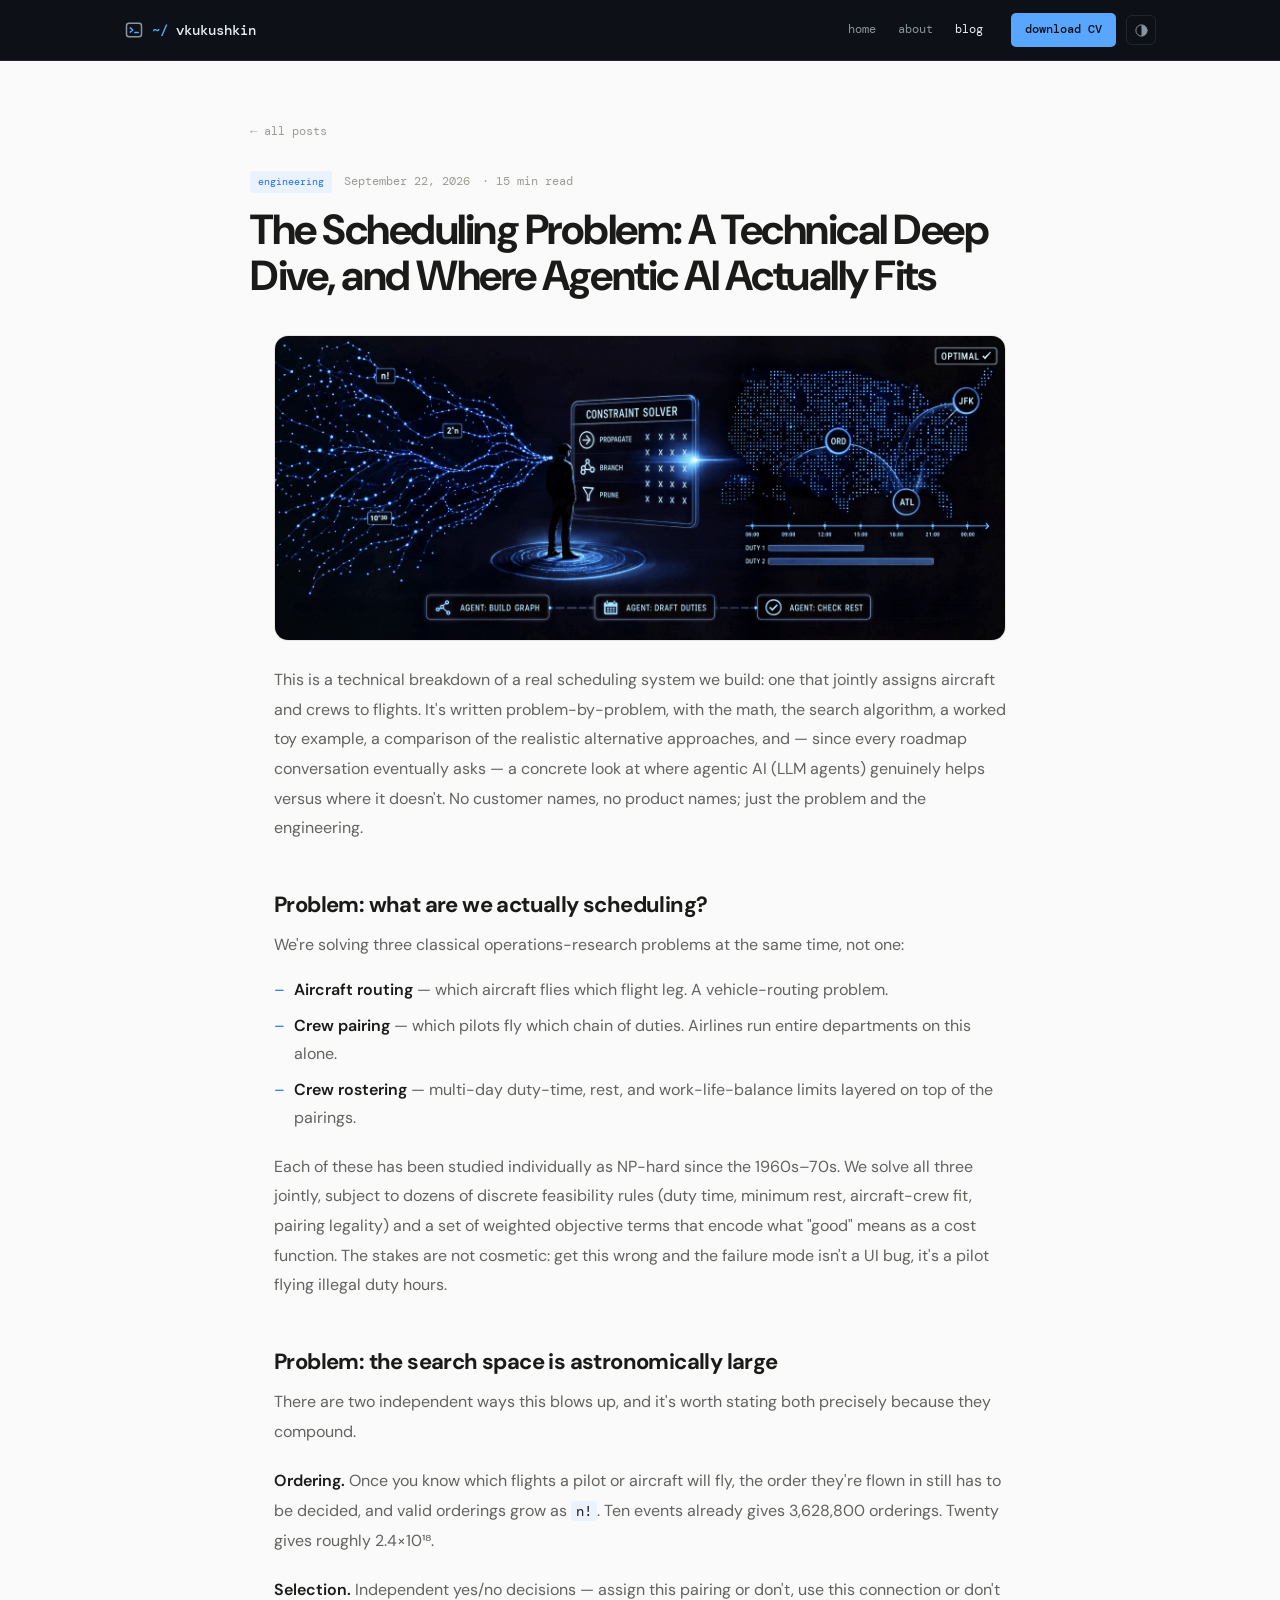
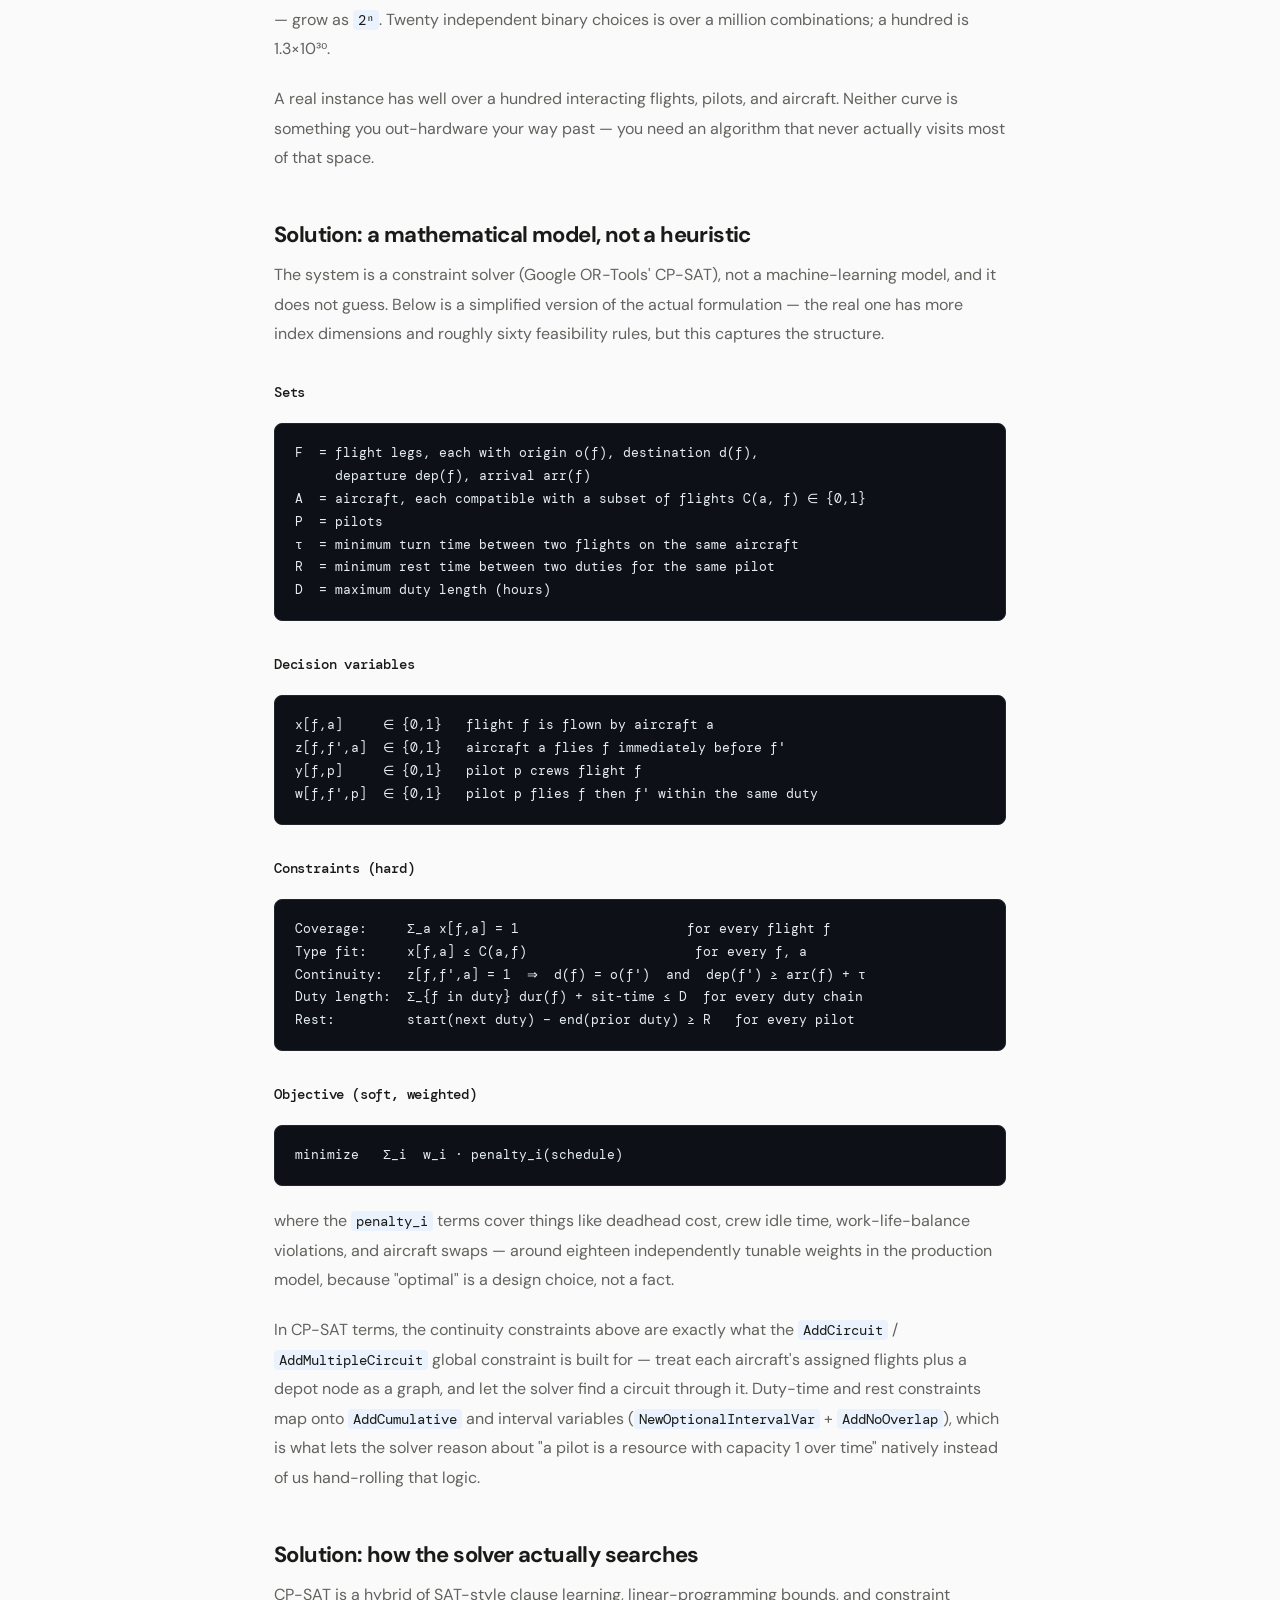
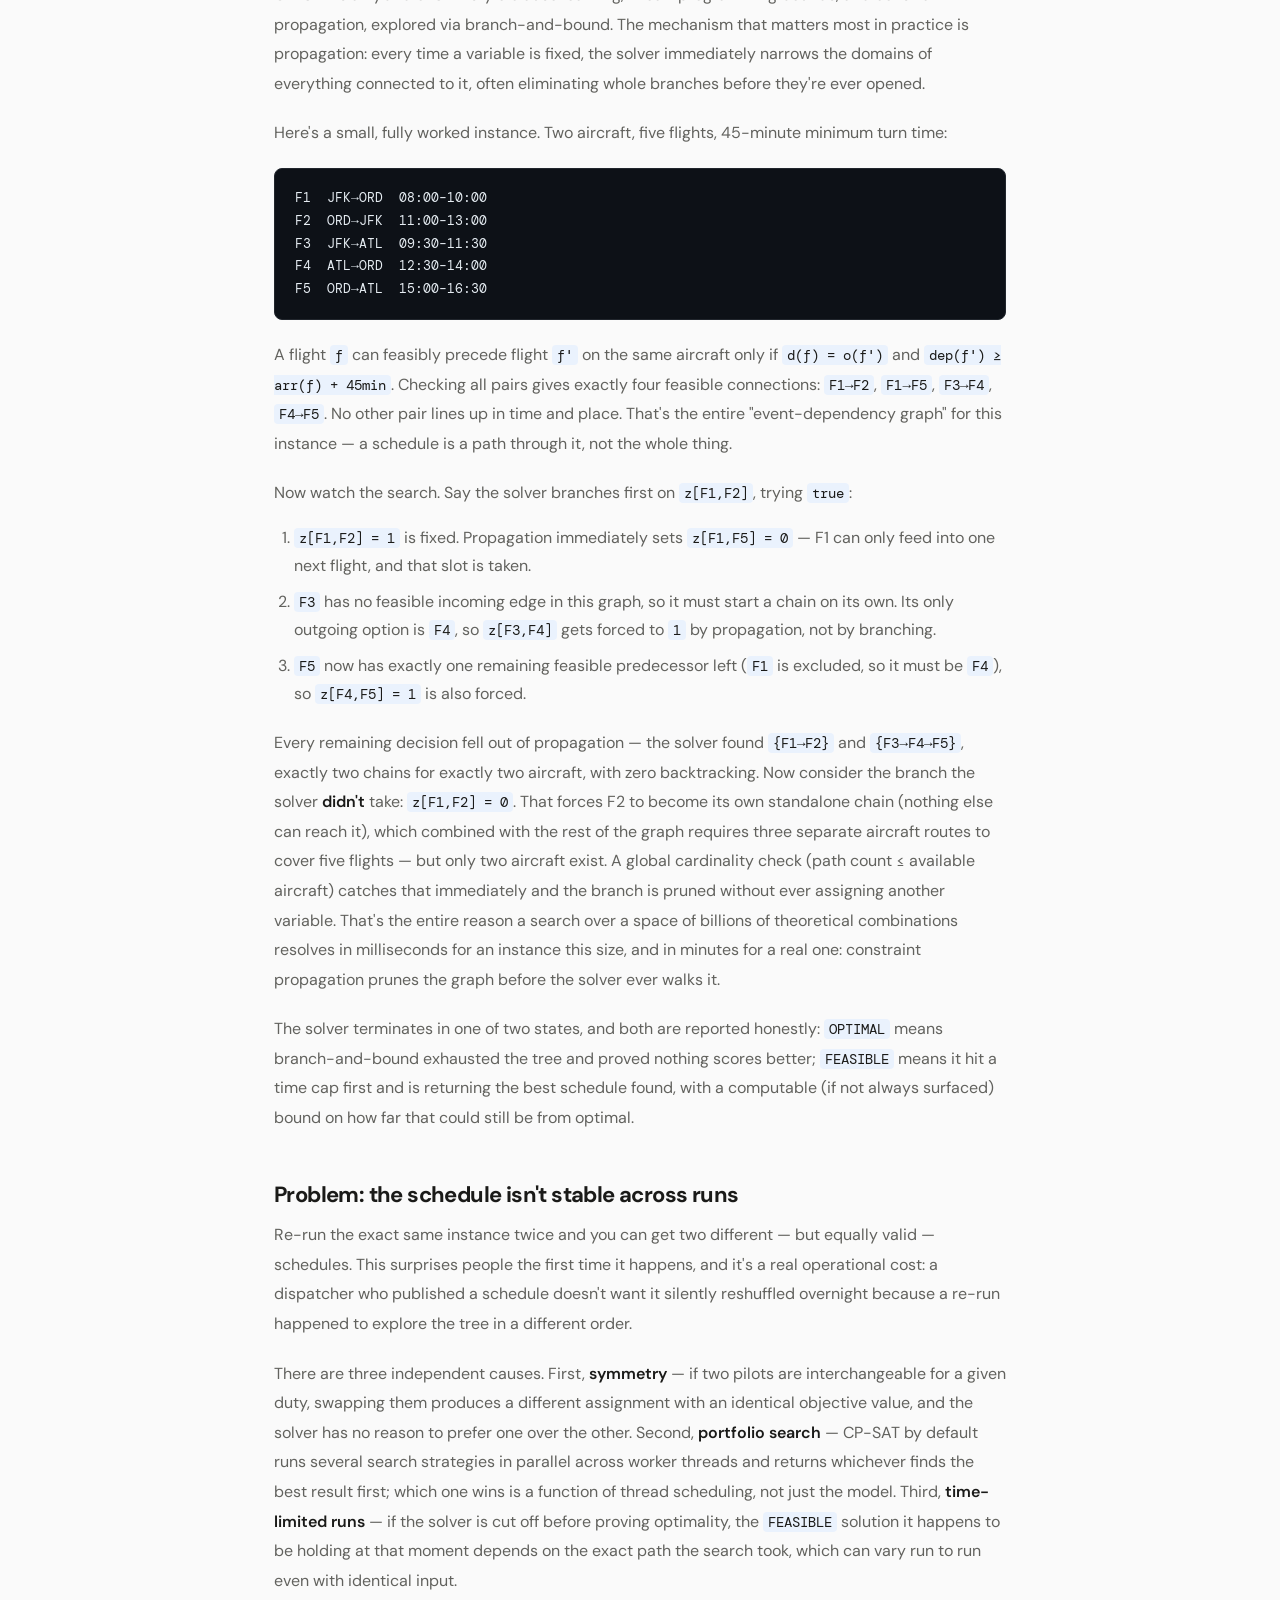
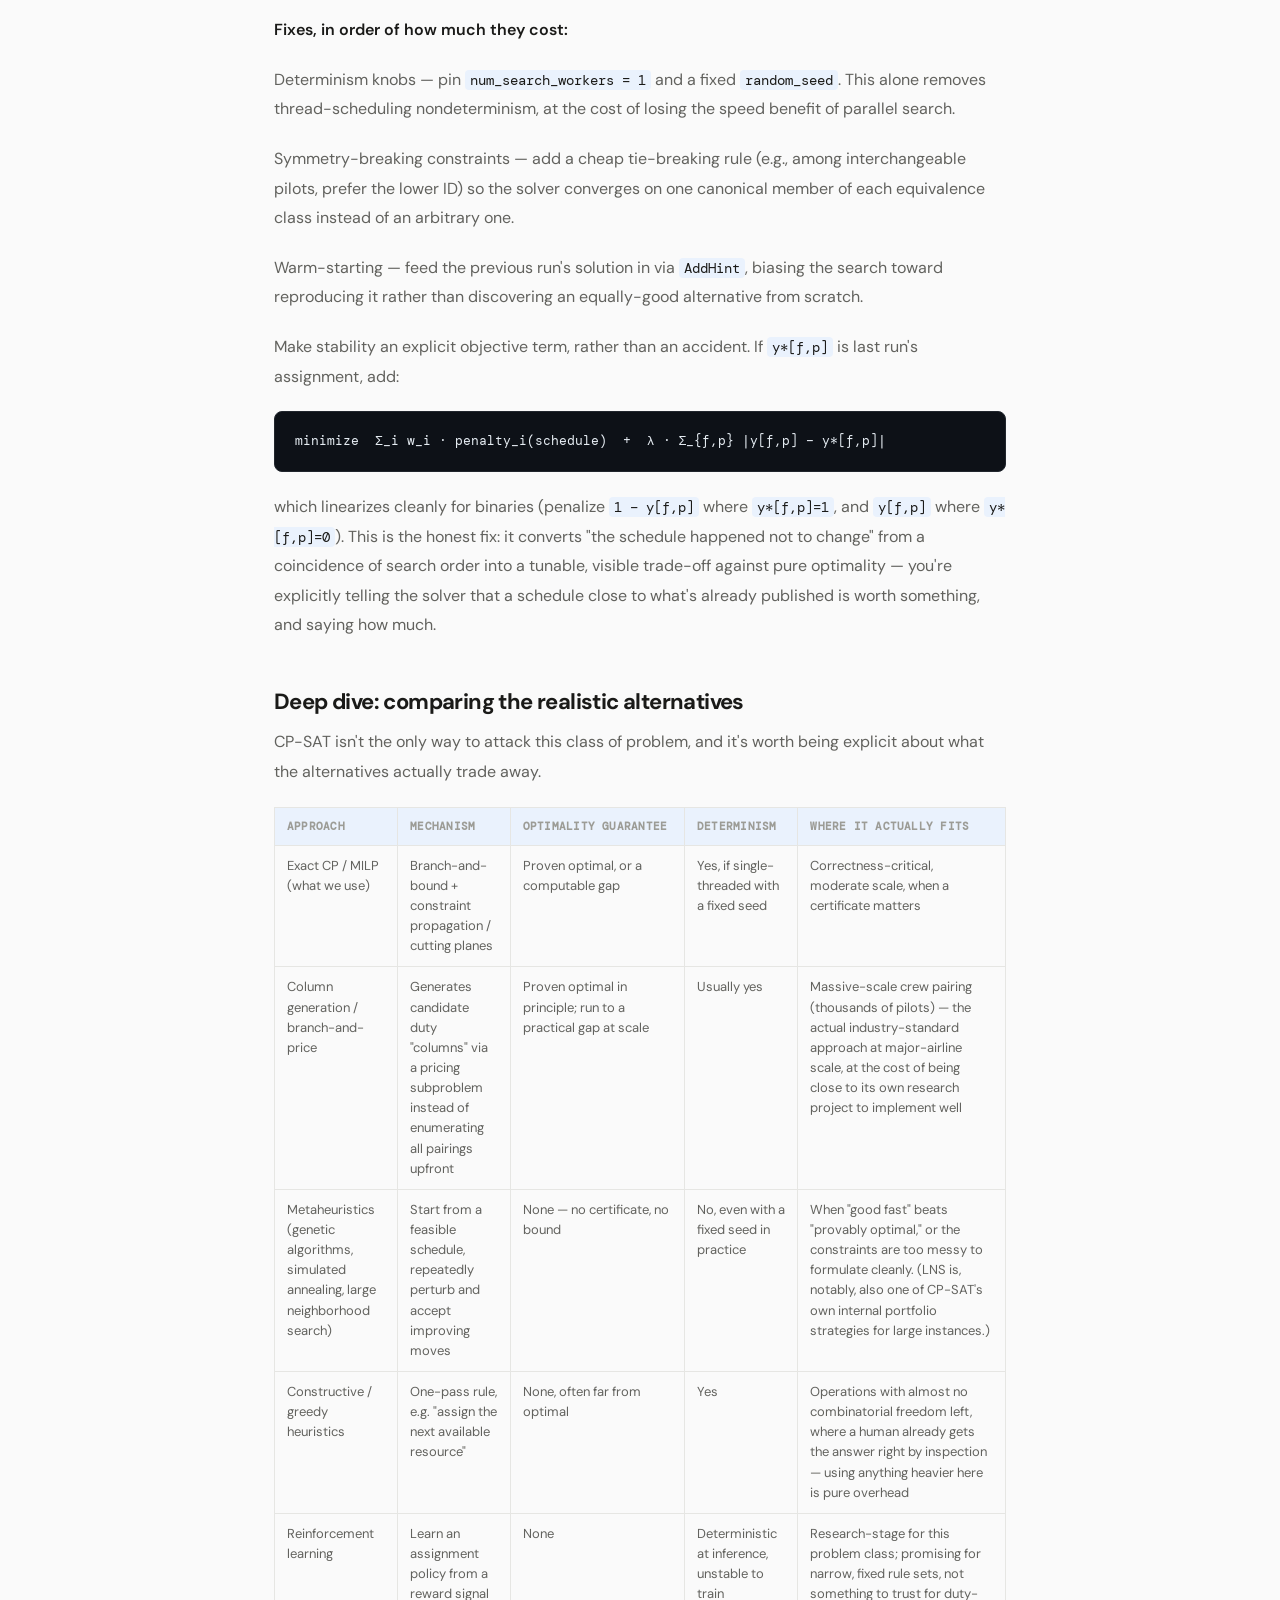
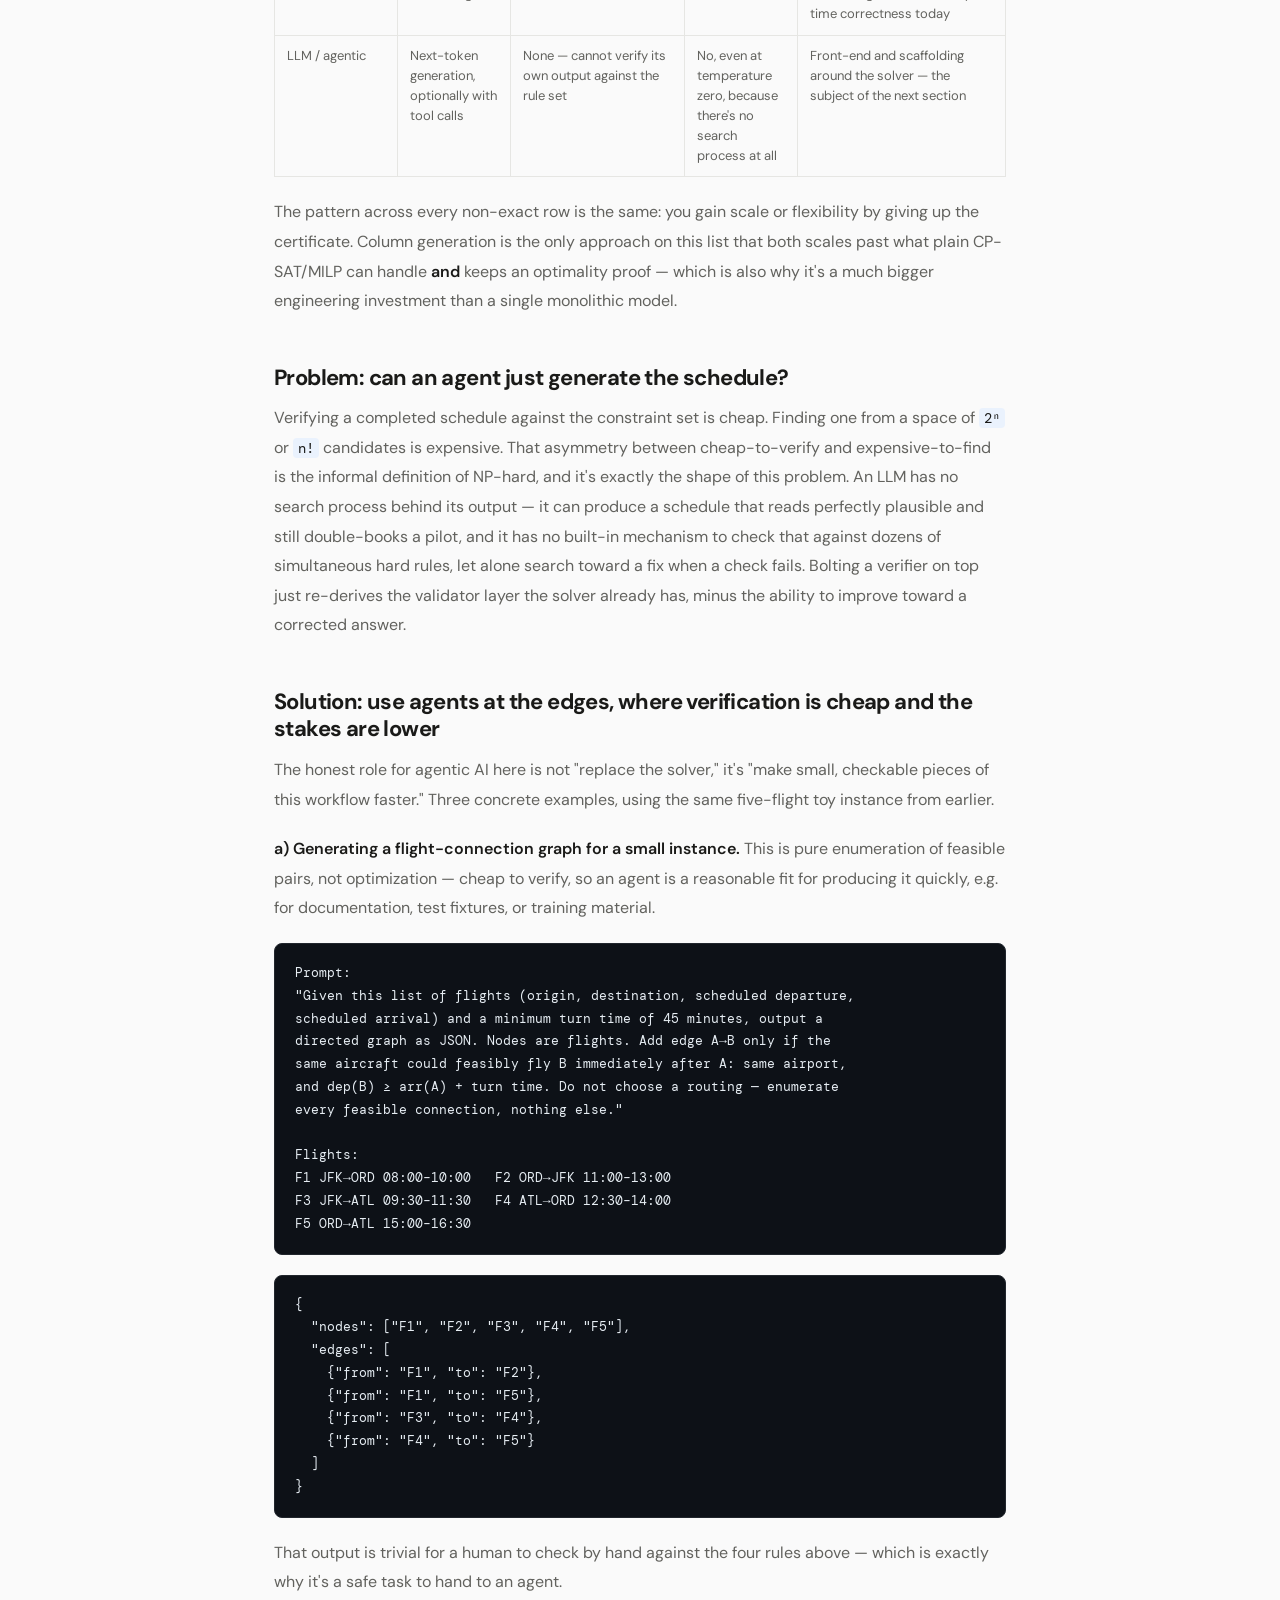
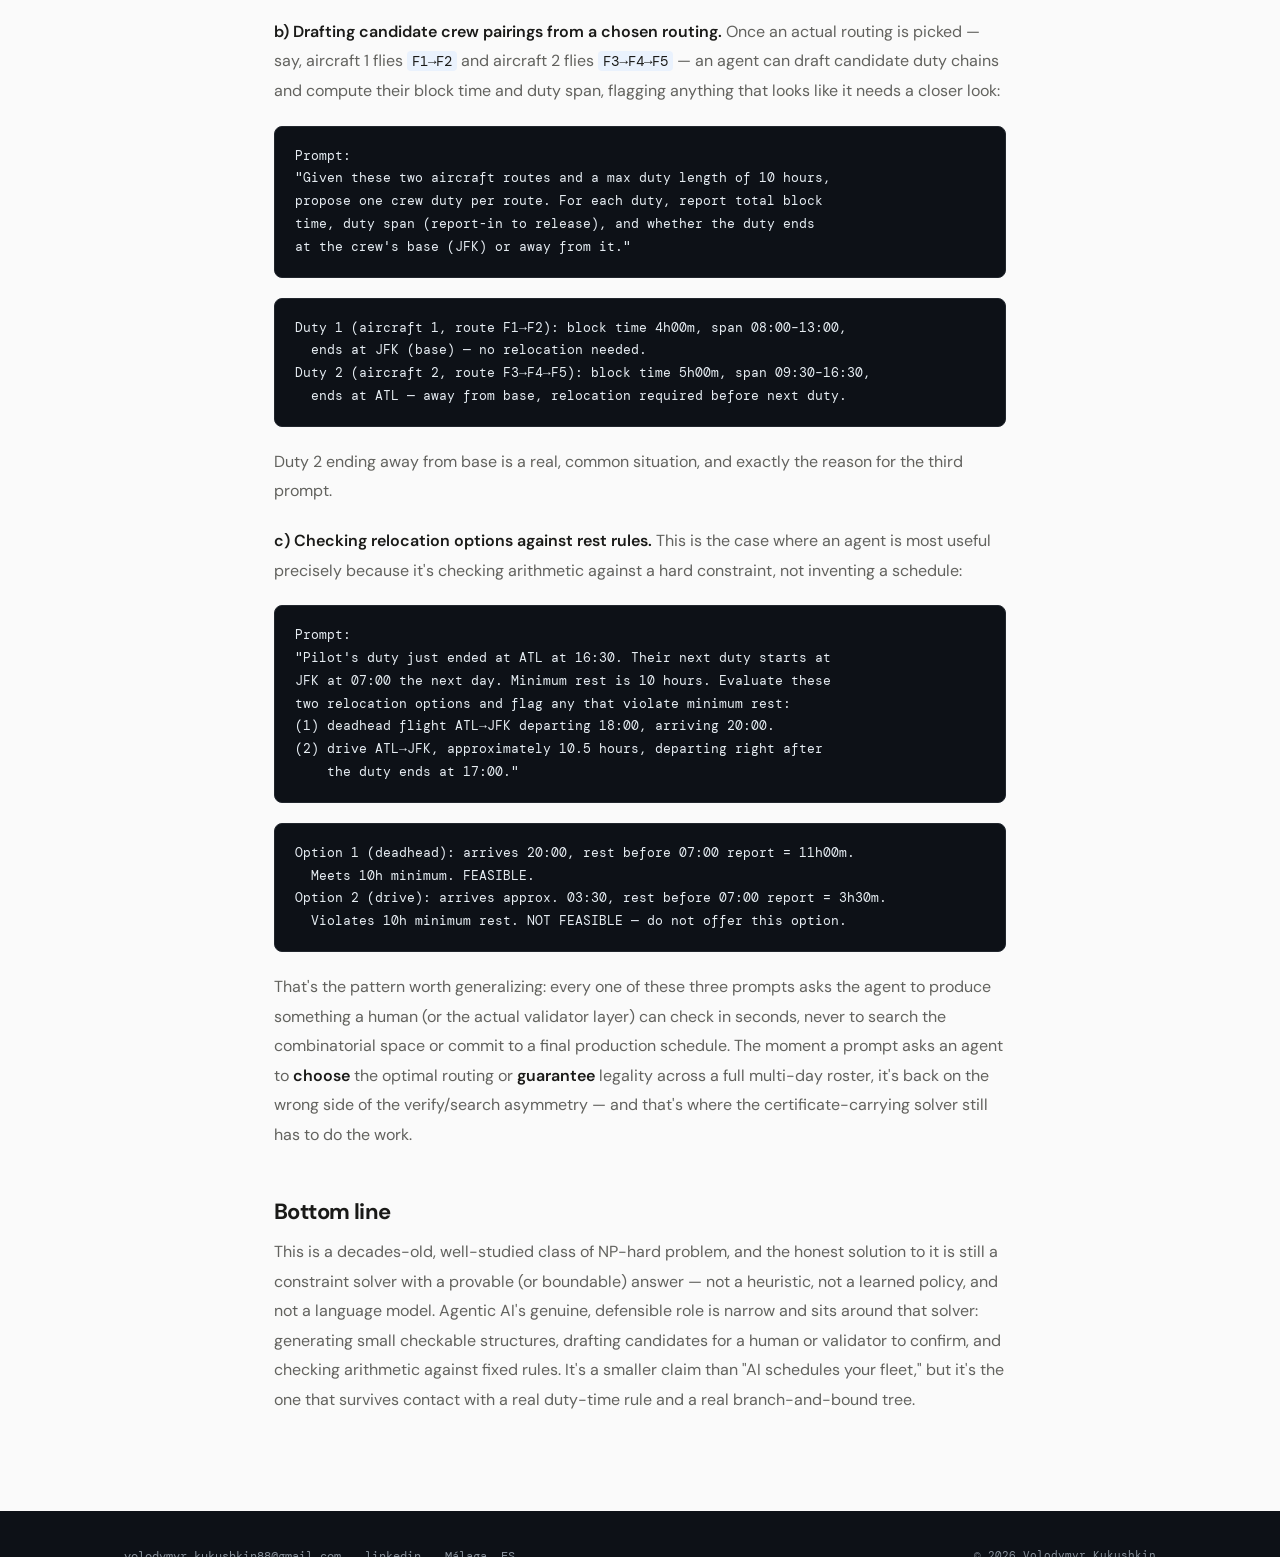
<file: blog/scheduling-and-agentic-ai/index.html>
<!DOCTYPE html>
<html lang="en">
<head>
<meta charset="UTF-8">
<meta name="viewport" content="width=device-width, initial-scale=1.0">
<script src="../../theme.js"></script>
<title>The Scheduling Problem: A Technical Deep Dive, and Where Agentic AI Actually Fits — Volodymyr Kukushkin</title>
<meta name="description" content="A technical deep dive into a real aircraft + crew scheduling system: the math, the CP-SAT search algorithm, a worked example, and where agentic AI actually fits.">
<link rel="preconnect" href="https://fonts.googleapis.com">
<link rel="preconnect" href="https://fonts.gstatic.com" crossorigin>
<link href="https://fonts.googleapis.com/css2?family=DM+Mono:wght@400;500&family=DM+Sans:wght@300;400;500;600;700&display=swap" rel="stylesheet">
<link rel="icon" href="../../favicon.svg" type="image/svg+xml">
<link rel="stylesheet" href="../../styles.css">
</head>
<body>

<nav class="nav">
  <div class="container nav-inner">
    <a class="logo" href="../../index.html">
      <svg class="logo-mark" width="20" height="20" viewBox="0 0 24 24" fill="none" stroke="currentColor" stroke-width="1.8" stroke-linecap="round" stroke-linejoin="round">
        <rect x="3" y="4" width="18" height="16" rx="3"/>
        <path d="M7.5 9.5l3 2.5-3 2.5"/>
        <path d="M13 15h4"/>
      </svg>
      <span class="tilde">~/</span>vkukushkin</a>
    <div class="nav-links">
      <a href="../../index.html">home</a>
      <a href="../../about.html">about</a>
      <a href="../index.html" class="active">blog</a>
    </div>
    <div class="nav-end">
      <a class="nav-cta" href="../../cv/Volodymyr_Kukushkin_CV.pdf" download>download CV</a>
      <button class="theme-toggle" id="themeToggle" type="button" aria-label="Toggle color theme" title="Switch theme">
        <svg width="15" height="15" viewBox="0 0 24 24" fill="none" stroke="currentColor" stroke-width="1.6" stroke-linecap="round" stroke-linejoin="round"><circle cx="12" cy="12" r="9"/><path d="M12 3a9 9 0 0 1 0 18z" fill="currentColor" stroke="none"/></svg>
      </button>
    </div>
  </div>
</nav>

<div class="container post-hero">
  <a class="post-back" href="../index.html">← all posts</a>
  <div class="post-meta">
    <span class="blog-tag">engineering</span>
    <span class="post-date">September 22, 2026</span>
    <span class="post-date">· 15 min read</span>
  </div>
  <h1>The Scheduling Problem: A Technical Deep Dive, and Where Agentic AI Actually Fits</h1>
</div>

<div class="container post-banner">
  <img class="banner-blue" src="terminal_blue_scheduling_banner.png" alt="A tangled graph of crossing flight-connection paths thinning into a constraint solver panel that propagates, branches and prunes it down to two clean aircraft routes between JFK, ORD and ATL, with small AI agents assisting at the edges">
  <img class="banner-silver" src="code_scheduling_banner.png" alt="A tangled graph of crossing flight-connection paths thinning into a constraint solver panel that propagates, branches and prunes it down to two clean aircraft routes between JFK, ORD and ATL, with small AI agents assisting at the edges" loading="lazy">
</div>

<article class="container post-body">

  <p>This is a technical breakdown of a real scheduling system we build: one that jointly assigns aircraft and crews to flights. It's written problem-by-problem, with the math, the search algorithm, a worked toy example, a comparison of the realistic alternative approaches, and — since every roadmap conversation eventually asks — a concrete look at where agentic AI (LLM agents) genuinely helps versus where it doesn't. No customer names, no product names; just the problem and the engineering.</p>

  <h2>Problem: what are we actually scheduling?</h2>

  <p>We're solving three classical operations-research problems at the same time, not one:</p>

  <ul>
    <li><strong>Aircraft routing</strong> — which aircraft flies which flight leg. A vehicle-routing problem.</li>
    <li><strong>Crew pairing</strong> — which pilots fly which chain of duties. Airlines run entire departments on this alone.</li>
    <li><strong>Crew rostering</strong> — multi-day duty-time, rest, and work-life-balance limits layered on top of the pairings.</li>
  </ul>

  <p>Each of these has been studied individually as NP-hard since the 1960s–70s. We solve all three jointly, subject to dozens of discrete feasibility rules (duty time, minimum rest, aircraft-crew fit, pairing legality) and a set of weighted objective terms that encode what "good" means as a cost function. The stakes are not cosmetic: get this wrong and the failure mode isn't a UI bug, it's a pilot flying illegal duty hours.</p>

  <h2>Problem: the search space is astronomically large</h2>

  <p>There are two independent ways this blows up, and it's worth stating both precisely because they compound.</p>

  <p><strong>Ordering.</strong> Once you know which flights a pilot or aircraft will fly, the order they're flown in still has to be decided, and valid orderings grow as <code>n!</code>. Ten events already gives 3,628,800 orderings. Twenty gives roughly 2.4×10¹⁸.</p>

  <p><strong>Selection.</strong> Independent yes/no decisions — assign this pairing or don't, use this connection or don't — grow as <code>2ⁿ</code>. Twenty independent binary choices is over a million combinations; a hundred is 1.3×10³⁰.</p>

  <p>A real instance has well over a hundred interacting flights, pilots, and aircraft. Neither curve is something you out-hardware your way past — you need an algorithm that never actually visits most of that space.</p>

  <h2>Solution: a mathematical model, not a heuristic</h2>

  <p>The system is a constraint solver (Google OR-Tools' CP-SAT), not a machine-learning model, and it does not guess. Below is a simplified version of the actual formulation — the real one has more index dimensions and roughly sixty feasibility rules, but this captures the structure.</p>

  <h3>Sets</h3>

  <pre><code>F  = flight legs, each with origin o(f), destination d(f),
     departure dep(f), arrival arr(f)
A  = aircraft, each compatible with a subset of flights C(a, f) ∈ {0,1}
P  = pilots
τ  = minimum turn time between two flights on the same aircraft
R  = minimum rest time between two duties for the same pilot
D  = maximum duty length (hours)</code></pre>

  <h3>Decision variables</h3>

  <pre><code>x[f,a]     ∈ {0,1}   flight f is flown by aircraft a
z[f,f',a]  ∈ {0,1}   aircraft a flies f immediately before f'
y[f,p]     ∈ {0,1}   pilot p crews flight f
w[f,f',p]  ∈ {0,1}   pilot p flies f then f' within the same duty</code></pre>

  <h3>Constraints (hard)</h3>

  <pre><code>Coverage:     Σ_a x[f,a] = 1                     for every flight f
Type fit:     x[f,a] ≤ C(a,f)                     for every f, a
Continuity:   z[f,f',a] = 1  ⇒  d(f) = o(f')  and  dep(f') ≥ arr(f) + τ
Duty length:  Σ_{f in duty} dur(f) + sit-time ≤ D  for every duty chain
Rest:         start(next duty) − end(prior duty) ≥ R   for every pilot</code></pre>

  <h3>Objective (soft, weighted)</h3>

  <pre><code>minimize   Σ_i  w_i · penalty_i(schedule)</code></pre>

  <p>where the <code>penalty_i</code> terms cover things like deadhead cost, crew idle time, work-life-balance violations, and aircraft swaps — around eighteen independently tunable weights in the production model, because "optimal" is a design choice, not a fact.</p>

  <p>In CP-SAT terms, the continuity constraints above are exactly what the <code>AddCircuit</code> / <code>AddMultipleCircuit</code> global constraint is built for — treat each aircraft's assigned flights plus a depot node as a graph, and let the solver find a circuit through it. Duty-time and rest constraints map onto <code>AddCumulative</code> and interval variables (<code>NewOptionalIntervalVar</code> + <code>AddNoOverlap</code>), which is what lets the solver reason about "a pilot is a resource with capacity 1 over time" natively instead of us hand-rolling that logic.</p>

  <h2>Solution: how the solver actually searches</h2>

  <p>CP-SAT is a hybrid of SAT-style clause learning, linear-programming bounds, and constraint propagation, explored via branch-and-bound. The mechanism that matters most in practice is propagation: every time a variable is fixed, the solver immediately narrows the domains of everything connected to it, often eliminating whole branches before they're ever opened.</p>

  <p>Here's a small, fully worked instance. Two aircraft, five flights, 45-minute minimum turn time:</p>

  <pre><code>F1  JFK→ORD  08:00–10:00
F2  ORD→JFK  11:00–13:00
F3  JFK→ATL  09:30–11:30
F4  ATL→ORD  12:30–14:00
F5  ORD→ATL  15:00–16:30</code></pre>

  <p>A flight <code>f</code> can feasibly precede flight <code>f'</code> on the same aircraft only if <code>d(f) = o(f')</code> and <code>dep(f') ≥ arr(f) + 45min</code>. Checking all pairs gives exactly four feasible connections: <code>F1→F2</code>, <code>F1→F5</code>, <code>F3→F4</code>, <code>F4→F5</code>. No other pair lines up in time and place. That's the entire "event-dependency graph" for this instance — a schedule is a path through it, not the whole thing.</p>

  <p>Now watch the search. Say the solver branches first on <code>z[F1,F2]</code>, trying <code>true</code>:</p>

  <ol>
    <li><code>z[F1,F2] = 1</code> is fixed. Propagation immediately sets <code>z[F1,F5] = 0</code> — F1 can only feed into one next flight, and that slot is taken.</li>
    <li><code>F3</code> has no feasible incoming edge in this graph, so it must start a chain on its own. Its only outgoing option is <code>F4</code>, so <code>z[F3,F4]</code> gets forced to <code>1</code> by propagation, not by branching.</li>
    <li><code>F5</code> now has exactly one remaining feasible predecessor left (<code>F1</code> is excluded, so it must be <code>F4</code>), so <code>z[F4,F5] = 1</code> is also forced.</li>
  </ol>

  <p>Every remaining decision fell out of propagation — the solver found <code>{F1→F2}</code> and <code>{F3→F4→F5}</code>, exactly two chains for exactly two aircraft, with zero backtracking. Now consider the branch the solver <strong>didn't</strong> take: <code>z[F1,F2] = 0</code>. That forces F2 to become its own standalone chain (nothing else can reach it), which combined with the rest of the graph requires three separate aircraft routes to cover five flights — but only two aircraft exist. A global cardinality check (path count ≤ available aircraft) catches that immediately and the branch is pruned without ever assigning another variable. That's the entire reason a search over a space of billions of theoretical combinations resolves in milliseconds for an instance this size, and in minutes for a real one: constraint propagation prunes the graph before the solver ever walks it.</p>

  <p>The solver terminates in one of two states, and both are reported honestly: <code>OPTIMAL</code> means branch-and-bound exhausted the tree and proved nothing scores better; <code>FEASIBLE</code> means it hit a time cap first and is returning the best schedule found, with a computable (if not always surfaced) bound on how far that could still be from optimal.</p>

  <h2>Problem: the schedule isn't stable across runs</h2>

  <p>Re-run the exact same instance twice and you can get two different — but equally valid — schedules. This surprises people the first time it happens, and it's a real operational cost: a dispatcher who published a schedule doesn't want it silently reshuffled overnight because a re-run happened to explore the tree in a different order.</p>

  <p>There are three independent causes. First, <strong>symmetry</strong> — if two pilots are interchangeable for a given duty, swapping them produces a different assignment with an identical objective value, and the solver has no reason to prefer one over the other. Second, <strong>portfolio search</strong> — CP-SAT by default runs several search strategies in parallel across worker threads and returns whichever finds the best result first; which one wins is a function of thread scheduling, not just the model. Third, <strong>time-limited runs</strong> — if the solver is cut off before proving optimality, the <code>FEASIBLE</code> solution it happens to be holding at that moment depends on the exact path the search took, which can vary run to run even with identical input.</p>

  <p><strong>Fixes, in order of how much they cost:</strong></p>

  <p>Determinism knobs — pin <code>num_search_workers = 1</code> and a fixed <code>random_seed</code>. This alone removes thread-scheduling nondeterminism, at the cost of losing the speed benefit of parallel search.</p>

  <p>Symmetry-breaking constraints — add a cheap tie-breaking rule (e.g., among interchangeable pilots, prefer the lower ID) so the solver converges on one canonical member of each equivalence class instead of an arbitrary one.</p>

  <p>Warm-starting — feed the previous run's solution in via <code>AddHint</code>, biasing the search toward reproducing it rather than discovering an equally-good alternative from scratch.</p>

  <p>Make stability an explicit objective term, rather than an accident. If <code>y*[f,p]</code> is last run's assignment, add:</p>

  <pre><code>minimize  Σ_i w_i · penalty_i(schedule)  +  λ · Σ_{f,p} |y[f,p] − y*[f,p]|</code></pre>

  <p>which linearizes cleanly for binaries (penalize <code>1 − y[f,p]</code> where <code>y*[f,p]=1</code>, and <code>y[f,p]</code> where <code>y*[f,p]=0</code>). This is the honest fix: it converts "the schedule happened not to change" from a coincidence of search order into a tunable, visible trade-off against pure optimality — you're explicitly telling the solver that a schedule close to what's already published is worth something, and saying how much.</p>

  <h2>Deep dive: comparing the realistic alternatives</h2>

  <p>CP-SAT isn't the only way to attack this class of problem, and it's worth being explicit about what the alternatives actually trade away.</p>

  <div class="table-scroll">
  <table>
    <thead>
      <tr>
        <th>Approach</th>
        <th>Mechanism</th>
        <th>Optimality guarantee</th>
        <th>Determinism</th>
        <th>Where it actually fits</th>
      </tr>
    </thead>
    <tbody>
      <tr>
        <td>Exact CP / MILP (what we use)</td>
        <td>Branch-and-bound + constraint propagation / cutting planes</td>
        <td>Proven optimal, or a computable gap</td>
        <td>Yes, if single-threaded with a fixed seed</td>
        <td>Correctness-critical, moderate scale, when a certificate matters</td>
      </tr>
      <tr>
        <td>Column generation / branch-and-price</td>
        <td>Generates candidate duty "columns" via a pricing subproblem instead of enumerating all pairings upfront</td>
        <td>Proven optimal in principle; run to a practical gap at scale</td>
        <td>Usually yes</td>
        <td>Massive-scale crew pairing (thousands of pilots) — the actual industry-standard approach at major-airline scale, at the cost of being close to its own research project to implement well</td>
      </tr>
      <tr>
        <td>Metaheuristics (genetic algorithms, simulated annealing, large neighborhood search)</td>
        <td>Start from a feasible schedule, repeatedly perturb and accept improving moves</td>
        <td>None — no certificate, no bound</td>
        <td>No, even with a fixed seed in practice</td>
        <td>When "good fast" beats "provably optimal," or the constraints are too messy to formulate cleanly. (LNS is, notably, also one of CP-SAT's own internal portfolio strategies for large instances.)</td>
      </tr>
      <tr>
        <td>Constructive / greedy heuristics</td>
        <td>One-pass rule, e.g. "assign the next available resource"</td>
        <td>None, often far from optimal</td>
        <td>Yes</td>
        <td>Operations with almost no combinatorial freedom left, where a human already gets the answer right by inspection — using anything heavier here is pure overhead</td>
      </tr>
      <tr>
        <td>Reinforcement learning</td>
        <td>Learn an assignment policy from a reward signal</td>
        <td>None</td>
        <td>Deterministic at inference, unstable to train</td>
        <td>Research-stage for this problem class; promising for narrow, fixed rule sets, not something to trust for duty-time correctness today</td>
      </tr>
      <tr>
        <td>LLM / agentic</td>
        <td>Next-token generation, optionally with tool calls</td>
        <td>None — cannot verify its own output against the rule set</td>
        <td>No, even at temperature zero, because there's no search process at all</td>
        <td>Front-end and scaffolding around the solver — the subject of the next section</td>
      </tr>
    </tbody>
  </table>
  </div>

  <p>The pattern across every non-exact row is the same: you gain scale or flexibility by giving up the certificate. Column generation is the only approach on this list that both scales past what plain CP-SAT/MILP can handle <strong>and</strong> keeps an optimality proof — which is also why it's a much bigger engineering investment than a single monolithic model.</p>

  <h2>Problem: can an agent just generate the schedule?</h2>

  <p>Verifying a completed schedule against the constraint set is cheap. Finding one from a space of <code>2ⁿ</code> or <code>n!</code> candidates is expensive. That asymmetry between cheap-to-verify and expensive-to-find is the informal definition of NP-hard, and it's exactly the shape of this problem. An LLM has no search process behind its output — it can produce a schedule that reads perfectly plausible and still double-books a pilot, and it has no built-in mechanism to check that against dozens of simultaneous hard rules, let alone search toward a fix when a check fails. Bolting a verifier on top just re-derives the validator layer the solver already has, minus the ability to improve toward a corrected answer.</p>

  <h2>Solution: use agents at the edges, where verification is cheap and the stakes are lower</h2>

  <p>The honest role for agentic AI here is not "replace the solver," it's "make small, checkable pieces of this workflow faster." Three concrete examples, using the same five-flight toy instance from earlier.</p>

  <p><strong>a) Generating a flight-connection graph for a small instance.</strong> This is pure enumeration of feasible pairs, not optimization — cheap to verify, so an agent is a reasonable fit for producing it quickly, e.g. for documentation, test fixtures, or training material.</p>

  <pre><code>Prompt:
"Given this list of flights (origin, destination, scheduled departure,
scheduled arrival) and a minimum turn time of 45 minutes, output a
directed graph as JSON. Nodes are flights. Add edge A→B only if the
same aircraft could feasibly fly B immediately after A: same airport,
and dep(B) ≥ arr(A) + turn time. Do not choose a routing — enumerate
every feasible connection, nothing else."

Flights:
F1 JFK→ORD 08:00–10:00   F2 ORD→JFK 11:00–13:00
F3 JFK→ATL 09:30–11:30   F4 ATL→ORD 12:30–14:00
F5 ORD→ATL 15:00–16:30</code></pre>

  <pre><code>{
  "nodes": ["F1", "F2", "F3", "F4", "F5"],
  "edges": [
    {"from": "F1", "to": "F2"},
    {"from": "F1", "to": "F5"},
    {"from": "F3", "to": "F4"},
    {"from": "F4", "to": "F5"}
  ]
}</code></pre>

  <p>That output is trivial for a human to check by hand against the four rules above — which is exactly why it's a safe task to hand to an agent.</p>

  <p><strong>b) Drafting candidate crew pairings from a chosen routing.</strong> Once an actual routing is picked — say, aircraft 1 flies <code>F1→F2</code> and aircraft 2 flies <code>F3→F4→F5</code> — an agent can draft candidate duty chains and compute their block time and duty span, flagging anything that looks like it needs a closer look:</p>

  <pre><code>Prompt:
"Given these two aircraft routes and a max duty length of 10 hours,
propose one crew duty per route. For each duty, report total block
time, duty span (report-in to release), and whether the duty ends
at the crew's base (JFK) or away from it."</code></pre>

  <pre><code>Duty 1 (aircraft 1, route F1→F2): block time 4h00m, span 08:00–13:00,
  ends at JFK (base) — no relocation needed.
Duty 2 (aircraft 2, route F3→F4→F5): block time 5h00m, span 09:30–16:30,
  ends at ATL — away from base, relocation required before next duty.</code></pre>

  <p>Duty 2 ending away from base is a real, common situation, and exactly the reason for the third prompt.</p>

  <p><strong>c) Checking relocation options against rest rules.</strong> This is the case where an agent is most useful precisely because it's checking arithmetic against a hard constraint, not inventing a schedule:</p>

  <pre><code>Prompt:
"Pilot's duty just ended at ATL at 16:30. Their next duty starts at
JFK at 07:00 the next day. Minimum rest is 10 hours. Evaluate these
two relocation options and flag any that violate minimum rest:
(1) deadhead flight ATL→JFK departing 18:00, arriving 20:00.
(2) drive ATL→JFK, approximately 10.5 hours, departing right after
    the duty ends at 17:00."</code></pre>

  <pre><code>Option 1 (deadhead): arrives 20:00, rest before 07:00 report = 11h00m.
  Meets 10h minimum. FEASIBLE.
Option 2 (drive): arrives approx. 03:30, rest before 07:00 report = 3h30m.
  Violates 10h minimum rest. NOT FEASIBLE — do not offer this option.</code></pre>

  <p>That's the pattern worth generalizing: every one of these three prompts asks the agent to produce something a human (or the actual validator layer) can check in seconds, never to search the combinatorial space or commit to a final production schedule. The moment a prompt asks an agent to <strong>choose</strong> the optimal routing or <strong>guarantee</strong> legality across a full multi-day roster, it's back on the wrong side of the verify/search asymmetry — and that's where the certificate-carrying solver still has to do the work.</p>

  <h2>Bottom line</h2>

  <p>This is a decades-old, well-studied class of NP-hard problem, and the honest solution to it is still a constraint solver with a provable (or boundable) answer — not a heuristic, not a learned policy, and not a language model. Agentic AI's genuine, defensible role is narrow and sits around that solver: generating small checkable structures, drafting candidates for a human or validator to confirm, and checking arithmetic against fixed rules. It's a smaller claim than "AI schedules your fleet," but it's the one that survives contact with a real duty-time rule and a real branch-and-bound tree.</p>

</article>

<footer class="footer">
  <div class="container footer-inner">
    <a href="mailto:volodymyr.kukushkin88@gmail.com">volodymyr.kukushkin88@gmail.com</a>
    <a href="https://www.linkedin.com/in/volodymyr-kukushkin-88" target="_blank" rel="noopener">linkedin</a>
    <span>Málaga, ES</span>
    <span class="copy">© 2026 Volodymyr Kukushkin</span>
  </div>
</footer>

<script>
document.getElementById('themeToggle').addEventListener('click', function () {
  var n = document.documentElement.getAttribute('data-theme') === 'silver' ? 'dark' : 'silver';
  document.documentElement.setAttribute('data-theme', n);
  try { localStorage.setItem('theme', n); } catch (e) {}
});
</script>

</body>
</html>
</file>
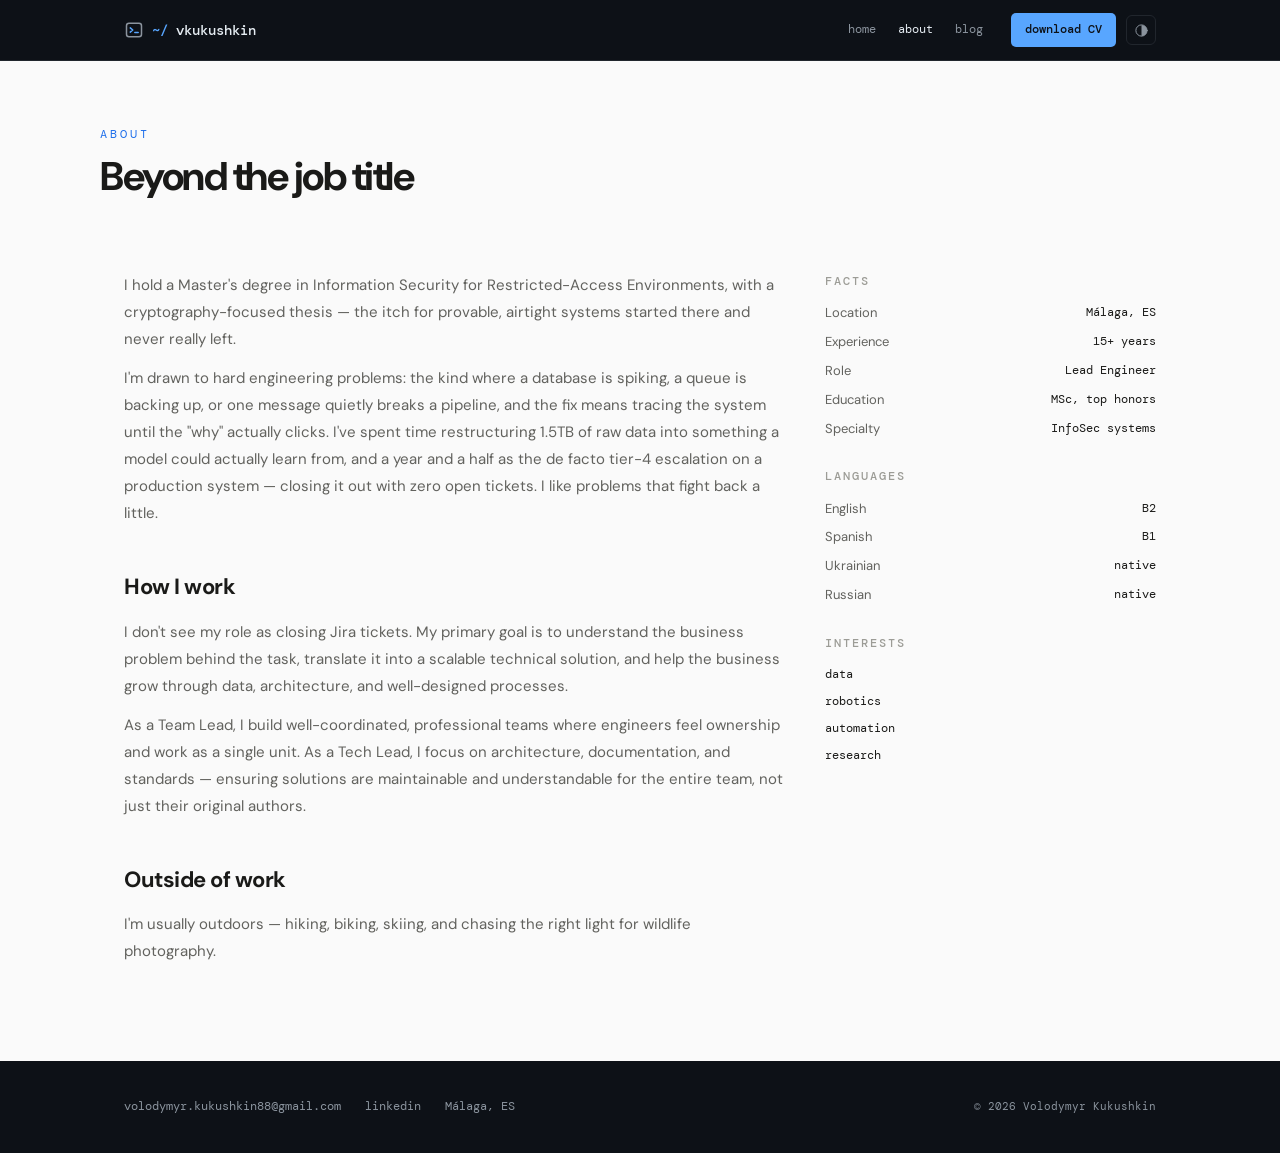
<file: about.html>
<!DOCTYPE html>
<html lang="en">
<head>
<meta charset="UTF-8">
<meta name="viewport" content="width=device-width, initial-scale=1.0">
<script src="theme.js"></script>
<title>About — Volodymyr Kukushkin</title>
<link rel="preconnect" href="https://fonts.googleapis.com">
<link rel="preconnect" href="https://fonts.gstatic.com" crossorigin>
<link href="https://fonts.googleapis.com/css2?family=DM+Mono:wght@400;500&family=DM+Sans:wght@300;400;500;600;700&display=swap" rel="stylesheet">
<link rel="icon" href="favicon.svg" type="image/svg+xml">
<link rel="stylesheet" href="styles.css">
</head>
<body>

<nav class="nav">
  <div class="container nav-inner">
    <a class="logo" href="index.html">
      <svg class="logo-mark" width="20" height="20" viewBox="0 0 24 24" fill="none" stroke="currentColor" stroke-width="1.8" stroke-linecap="round" stroke-linejoin="round">
        <rect x="3" y="4" width="18" height="16" rx="3"/>
        <path d="M7.5 9.5l3 2.5-3 2.5"/>
        <path d="M13 15h4"/>
      </svg>
      <span class="tilde">~/</span>vkukushkin</a>
    <div class="nav-links">
      <a href="index.html">home</a>
      <a href="about.html" class="active">about</a>
      <a href="blog/index.html">blog</a>
    </div>
    <div class="nav-end">
      <a class="nav-cta" href="cv/Volodymyr_Kukushkin_CV.pdf" download>download CV</a>
      <button class="theme-toggle" id="themeToggle" type="button" aria-label="Toggle color theme" title="Switch theme">
        <svg width="15" height="15" viewBox="0 0 24 24" fill="none" stroke="currentColor" stroke-width="1.6" stroke-linecap="round" stroke-linejoin="round"><circle cx="12" cy="12" r="9"/><path d="M12 3a9 9 0 0 1 0 18z" fill="currentColor" stroke="none"/></svg>
      </button>
    </div>
  </div>
</nav>

<div class="container about-hero">
  <div class="kicker">ABOUT</div>
  <h1>Beyond the job title</h1>
</div>

<div class="container about-grid" style="padding-bottom:64px">

  <div class="about-text">
    <p>I hold a Master's degree in Information Security for Restricted-Access Environments, with a cryptography-focused thesis — the itch for provable, airtight systems started there and never really left.</p>
    <p style="margin-top:12px">I'm drawn to hard engineering problems: the kind where a database is spiking, a queue is backing up, or one message quietly breaks a pipeline, and the fix means tracing the system until the "why" actually clicks. I've spent time restructuring 1.5TB of raw data into something a model could actually learn from, and a year and a half as the de facto tier-4 escalation on a production system — closing it out with zero open tickets. I like problems that fight back a little.</p>

    <h2 style="font-size:22px;margin-top:40px;letter-spacing:-0.5px;color:var(--text)">How I work</h2>
    <p style="margin-top:12px">I don't see my role as closing Jira tickets. My primary goal is to understand the business problem behind the task, translate it into a scalable technical solution, and help the business grow through data, architecture, and well-designed processes.</p>
    <p style="margin-top:12px">As a Team Lead, I build well-coordinated, professional teams where engineers feel ownership and work as a single unit. As a Tech Lead, I focus on architecture, documentation, and standards — ensuring solutions are maintainable and understandable for the entire team, not just their original authors.</p>

    <h2 style="font-size:22px;margin-top:40px;letter-spacing:-0.5px;color:var(--text)">Outside of work</h2>
    <p style="margin-top:12px">I'm usually outdoors — hiking, biking, skiing, and chasing the right light for wildlife photography.</p>
  </div>

  <aside>
    <div class="side-block">
      <h3>FACTS</h3>
      <div class="rows">
        <div class="side-row"><span class="k">Location</span><span class="v">Málaga, ES</span></div>
        <div class="side-row"><span class="k">Experience</span><span class="v">15+ years</span></div>
        <div class="side-row"><span class="k">Role</span><span class="v">Lead Engineer</span></div>
        <div class="side-row"><span class="k">Education</span><span class="v">MSc, top honors</span></div>
        <div class="side-row"><span class="k">Specialty</span><span class="v">InfoSec systems</span></div>
      </div>
    </div>

    <div class="side-block">
      <h3>LANGUAGES</h3>
      <div class="rows">
        <div class="side-row"><span class="k">English</span><span class="v">B2</span></div>
        <div class="side-row"><span class="k">Spanish</span><span class="v">B1</span></div>
        <div class="side-row"><span class="k">Ukrainian</span><span class="v">native</span></div>
        <div class="side-row"><span class="k">Russian</span><span class="v">native</span></div>
      </div>
    </div>

    <div class="side-block">
      <h3>INTERESTS</h3>
      <div class="rows">
        <div class="side-row"><span class="v">data</span></div>
        <div class="side-row"><span class="v">robotics</span></div>
        <div class="side-row"><span class="v">automation</span></div>
        <div class="side-row"><span class="v">research</span></div>
      </div>
    </div>
  </aside>

</div>

<footer class="footer">
  <div class="container footer-inner">
    <a href="mailto:volodymyr.kukushkin88@gmail.com">volodymyr.kukushkin88@gmail.com</a>
    <a href="https://www.linkedin.com/in/volodymyr-kukushkin-88" target="_blank" rel="noopener">linkedin</a>
    <span>Málaga, ES</span>
    <span class="copy">© 2026 Volodymyr Kukushkin</span>
  </div>
</footer>

<script>
document.getElementById('themeToggle').addEventListener('click', function () {
  var n = document.documentElement.getAttribute('data-theme') === 'silver' ? 'dark' : 'silver';
  document.documentElement.setAttribute('data-theme', n);
  try { localStorage.setItem('theme', n); } catch (e) {}
});
</script>

</body>
</html>
</file>
<file: styles.css>
/* ============================================
   vkukushkin.dev — Design System
   Fonts: DM Mono (labels/code) + DM Sans (body)
   Aesthetic: terminal-dark hero, clean light body
   ============================================ */

:root {
  --ink: #0d1117;          /* dark surface (hero, nav, footer) */
  --ink-2: #161b22;        /* dark surface raised */
  --ink-border: #21262d;
  --paper: #fafafa;        /* light page bg */
  --card: #ffffff;
  --line: #e6e6e3;
  --line-strong: #cfcfcb;
  --text: #1a1a18;
  --text-2: #62625e;
  --text-3: #9c9c96;
  --text-inv: #e6edf3;
  --text-inv-2: #8b949e;
  --accent: #58a6ff;       /* terminal blue */
  --accent-dark: #1f6feb;
  --accent-soft: #eaf2fd;  /* accent tint (tags, icons) */
  --accent-glow: 31, 111, 235;  /* accent-dark as RGB, for pulse shadows */
  --mono: 'DM Mono', ui-monospace, monospace;
  --sans: 'DM Sans', system-ui, sans-serif;
  --radius: 8px;
  --radius-lg: 14px;
  --maxw: 1080px;
}

/* ============================================
   SILVER theme — same layout, platinum/graphite
   palette. Toggled via data-theme="silver" on <html>.
   Only color values change here; a few structural
   tweaks (hero glow, card top border) live in the
   [data-theme="silver"] rules further down.
   ============================================ */
:root[data-theme="silver"] {
  --ink: #e8eaee;          /* silver surface (hero, nav, footer) */
  --ink-2: #dde0e6;        /* silver raised / grid lines */
  --ink-border: #cfd3da;
  --paper: #f4f5f7;        /* platinum page bg */
  --card: #ffffff;
  --line: #cfd3da;
  --line-strong: #cfd3da;
  --text: #24282f;         /* graphite */
  --text-2: #5a616c;
  --text-3: #9aa0aa;
  --text-inv: #24282f;     /* text on the (now light) hero/nav */
  --text-inv-2: #5a616c;
  --accent: #3d4450;       /* dark steel */
  --accent-dark: #3d4450;
  --accent-soft: #eceef2;
  --accent-glow: 61, 68, 80;
}

* { box-sizing: border-box; margin: 0; padding: 0; }

html { scroll-behavior: smooth; }

body {
  font-family: var(--sans);
  background: var(--paper);
  color: var(--text);
  line-height: 1.6;
  -webkit-font-smoothing: antialiased;
}

.container { max-width: var(--maxw); margin: 0 auto; padding: 0 24px; }

/* ---------- Nav ---------- */
.nav {
  background: var(--ink);
  border-bottom: 1px solid var(--ink-border);
  position: sticky;
  top: 0;
  z-index: 100;
}

.nav-inner {
  display: flex;
  align-items: center;
  gap: 28px;
  height: 60px;
}

.logo {
  display: inline-flex;
  align-items: center;
  gap: 8px;
  font-family: var(--mono);
  font-size: 14px;
  font-weight: 500;
  color: var(--text-inv);
  text-decoration: none;
}

.logo .tilde { color: var(--accent); }

.logo-mark {
  flex-shrink: 0;
  color: var(--accent);
}

.logo-mark rect { color: var(--text-inv-2); }

.nav-links {
  display: flex;
  gap: 22px;
  margin-left: auto;
}

.nav-links a {
  font-family: var(--mono);
  font-size: 12px;
  color: var(--text-inv-2);
  text-decoration: none;
  transition: color 0.15s;
}

.nav-links a:hover, .nav-links a.active { color: var(--text-inv); }

.nav-cta {
  font-family: var(--mono);
  font-size: 12px;
  font-weight: 500;
  color: var(--ink);
  background: var(--accent);
  padding: 7px 14px;
  border-radius: 5px;
  text-decoration: none;
  transition: background 0.15s;
}

.nav-cta:hover { background: #79b8ff; }

/* ---------- Hero ---------- */
.hero {
  background: var(--ink);
  position: relative;
  overflow: hidden;
}

.hero::before {
  content: '';
  position: absolute;
  inset: 0;
  background-image:
    linear-gradient(var(--ink-2) 1px, transparent 1px),
    linear-gradient(90deg, var(--ink-2) 1px, transparent 1px);
  background-size: 36px 36px;
  opacity: 0.4;
}

.hero-inner {
  position: relative;
  padding: 84px 0 64px;
}

.hero-kicker {
  font-family: var(--mono);
  font-size: 12px;
  letter-spacing: 3px;
  color: var(--accent);
}

.hero h1 {
  font-size: clamp(40px, 7vw, 64px);
  font-weight: 700;
  color: var(--text-inv);
  letter-spacing: -2px;
  line-height: 1.05;
  margin-top: 16px;
}

.hero .thesis {
  font-size: 17px;
  font-weight: 300;
  color: var(--text-inv-2);
  max-width: 520px;
  margin-top: 18px;
  line-height: 1.7;
}

.hero-ctas { display: flex; gap: 12px; margin-top: 28px; flex-wrap: wrap; }

.btn {
  font-family: var(--mono);
  font-size: 13px;
  padding: 11px 22px;
  border-radius: 6px;
  text-decoration: none;
  transition: all 0.15s;
  display: inline-block;
}

.btn-primary { background: var(--accent); color: var(--ink); font-weight: 500; }
.btn-primary:hover { background: #79b8ff; }
.btn-ghost { border: 1px solid #30363d; color: var(--text-inv); }
.btn-ghost:hover { border-color: var(--accent); color: var(--accent); }

.hero-stats {
  display: flex;
  gap: 40px;
  margin-top: 48px;
  flex-wrap: wrap;
}

.stat .n {
  font-family: var(--mono);
  font-size: 26px;
  font-weight: 500;
  color: var(--text-inv);
}

.stat .l {
  font-size: 12px;
  color: var(--text-inv-2);
  margin-top: 2px;
}

/* ---------- Sections ---------- */
.section { padding: 64px 0; }
.section.tight { padding-top: 0; }

.kicker {
  font-family: var(--mono);
  font-size: 12px;
  letter-spacing: 3px;
  color: var(--accent-dark);
}

.section h2 {
  font-size: 30px;
  font-weight: 700;
  letter-spacing: -1px;
  margin-top: 8px;
}

.section .lede {
  font-size: 15px;
  color: var(--text-2);
  margin-top: 10px;
  max-width: 560px;
}

/* ---------- Interest cards ---------- */
.grid {
  display: grid;
  grid-template-columns: repeat(auto-fit, minmax(220px, 1fr));
  gap: 14px;
  margin-top: 28px;
}

.card {
  background: var(--card);
  border: 1px solid var(--line);
  border-radius: var(--radius);
  padding: 24px 20px;
  transition: border-color 0.15s, transform 0.15s;
}

.card:hover { border-color: var(--accent-dark); transform: translateY(-2px); }

.card .icon {
  width: 40px; height: 40px;
  border-radius: 8px;
  background: var(--accent-soft);
  display: flex; align-items: center; justify-content: center;
  color: var(--accent-dark);
}

.card h3 { font-size: 16px; font-weight: 600; margin-top: 14px; }
.card p { font-size: 13px; color: var(--text-2); margin-top: 6px; line-height: 1.6; }

/* ---------- Career story terminal ---------- */
.term {
  margin-top: 28px;
  border: 1px solid var(--ink-border);
  border-radius: var(--radius);
  background: var(--ink);
  overflow: hidden;
  font-family: var(--mono);
  cursor: pointer;
}

.term:focus-visible { outline: 2px solid var(--accent-dark); outline-offset: 3px; }

.term-bar {
  display: flex; align-items: center; gap: 6px;
  padding: 9px 14px;
  border-bottom: 1px solid var(--ink-border);
  background: var(--ink-2);
}

.tdot { width: 8px; height: 8px; border-radius: 50%; background: var(--ink-border); }

.term-title {
  margin-left: 8px;
  font-size: 11px; letter-spacing: 0.4px;
  color: var(--text-inv-2);
}

.term-status {
  margin-left: auto;
  font-size: 10px; letter-spacing: 0.6px; text-transform: uppercase;
  color: var(--text-inv-2);
}
.term.running .term-status { color: var(--accent); }

.term-body {
  padding: 18px 20px 20px;
  height: 240px;
  overflow-y: auto;
  scrollbar-width: thin;
  scrollbar-color: var(--ink-border) transparent;
  font-size: 13px;
  line-height: 1.75;
}

.term-body::-webkit-scrollbar { width: 6px; }
.term-body::-webkit-scrollbar-track { background: transparent; }
.term-body::-webkit-scrollbar-thumb { background: var(--ink-border); border-radius: 3px; }

.term-cmdline { display: flex; align-items: baseline; gap: 8px; flex-wrap: wrap; }
.term-user { color: var(--accent); }
.term-sig { color: var(--text-inv-2); }
.term-typed { color: var(--text-inv); white-space: pre; }

.term-caret {
  display: inline-block;
  width: 8px; height: 15px;
  background: var(--accent);
  transform: translateY(2px);
  animation: term-blink 1.1s steps(1) infinite;
}
@keyframes term-blink { 0%, 50% { opacity: 1; } 50.01%, 100% { opacity: 0; } }

.term-log { margin-top: 10px; }

.term-row {
  display: flex; align-items: baseline; gap: 10px;
  animation: term-in 0.22s ease-out both;
}

@keyframes term-in { from { opacity: 0; transform: translateY(4px); } to { opacity: 1; transform: none; } }

.term-yr { color: var(--accent); flex-shrink: 0; }
.term-co { color: var(--text-inv); font-weight: 500; flex-shrink: 0; }

.term-lead {
  flex: 1 1 auto;
  min-width: 24px;
  border-bottom: 1px dotted var(--ink-border);
  transform: translateY(-4px);
}

.term-st { flex-shrink: 0; font-size: 12px; color: var(--text-inv-2); }
.term-st.live { color: var(--accent); font-weight: 500; }

.term-sub {
  color: var(--text-inv-2);
  font-size: 12px;
  padding-left: 18px;
  margin-bottom: 6px;
  animation: term-in 0.22s ease-out both;
}
.term-sub .br { color: var(--ink-border); margin-right: 6px; }
.term-sub .mv { color: var(--text-inv); }

.term-spark { color: var(--accent); letter-spacing: 1px; }
.term-bar-fill { color: var(--accent); letter-spacing: -0.5px; }

.term-final {
  margin-top: 14px;
  color: var(--text-inv);
  animation: term-in 0.22s ease-out both;
}

.term-cta {
  color: var(--accent);
  text-decoration: none;
  border-bottom: 1px solid transparent;
  margin-right: 8px;
  transition: border-color 0.15s;
}
.term-cta:hover { border-bottom-color: var(--accent); }

.term-hint {
  margin-top: 14px;
  font-size: 11.5px;
  color: var(--text-inv-2);
}

@media (max-width: 720px) {
  .term-body { padding: 14px 14px 16px; font-size: 12px; height: 300px; }
  .term-co { font-size: 12px; }
  .term-sub { font-size: 11px; padding-left: 12px; }
}

/* ---------- Blog cards ---------- */
.blog-grid {
  display: grid;
  grid-template-columns: repeat(auto-fit, minmax(240px, 1fr));
  gap: 14px;
  margin-top: 28px;
}

.blog-card {
  border: 1px dashed var(--line-strong);
  border-radius: var(--radius);
  padding: 40px 20px;
  text-align: center;
  color: var(--text-3);
}

.blog-card .soon-title {
  font-size: 15px;
  font-weight: 600;
  color: var(--text-2);
  margin-top: 12px;
  line-height: 1.35;
}

.blog-card .soon {
  font-family: var(--mono);
  font-size: 12px;
  margin-top: 10px;
}

.blog-card.real {
  border-style: solid;
  border-color: var(--line);
  background: var(--card);
  text-align: left;
  cursor: pointer;
  transition: border-color 0.15s;
}

.blog-card.real:hover { border-color: var(--accent-dark); }

.blog-tag {
  font-family: var(--mono);
  font-size: 10px;
  color: var(--accent-dark);
  background: var(--accent-soft);
  padding: 3px 8px;
  border-radius: 3px;
  display: inline-block;
}

.blog-card.real h3 { font-size: 15px; color: var(--text); margin-top: 10px; }
.blog-card.real .date { font-family: var(--mono); font-size: 11px; margin-top: 8px; }

/* ---------- About page ---------- */
.about-hero { padding: 64px 0 32px; }
.about-hero h1 { font-size: 40px; font-weight: 700; letter-spacing: -1.5px; }

.about-grid {
  display: grid;
  grid-template-columns: 2fr 1fr;
  gap: 40px;
  margin-top: 32px;
}

@media (max-width: 720px) { .about-grid { grid-template-columns: 1fr; } }

.about-text { font-size: 15px; color: var(--text-2); line-height: 1.8; }
.about-text .placeholder {
  border: 2px dashed var(--line-strong);
  border-radius: var(--radius);
  padding: 32px;
  font-family: var(--mono);
  font-size: 13px;
  color: var(--text-3);
  text-align: center;
}

.side-block { margin-bottom: 28px; }
.side-block h3 {
  font-family: var(--mono);
  font-size: 12px;
  letter-spacing: 2px;
  color: var(--text-3);
  font-weight: 500;
}
.side-block .rows { margin-top: 12px; display: flex; flex-direction: column; gap: 8px; }
.side-row { display: flex; justify-content: space-between; font-size: 13px; }
.side-row .k { color: var(--text-2); }
.side-row .v { font-family: var(--mono); font-size: 12px; color: var(--text); }

/* ---------- Blog post page ---------- */
.post-hero { padding: 56px 0 8px; max-width: 780px; }

.post-back {
  font-family: var(--mono);
  font-size: 12px;
  color: var(--text-3);
  text-decoration: none;
}
.post-back:hover { color: var(--accent-dark); }

.post-meta {
  display: flex;
  align-items: center;
  gap: 12px;
  margin-top: 28px;
}

.post-date {
  font-family: var(--mono);
  font-size: 12px;
  color: var(--text-3);
}

.post-hero h1 {
  font-size: clamp(30px, 5vw, 42px);
  font-weight: 700;
  letter-spacing: -1.5px;
  line-height: 1.1;
  margin-top: 14px;
}

.post-banner {
  max-width: 780px;
  padding-top: 28px;
}

.post-banner img {
  display: block;
  width: 100%;
  border: 1px solid var(--line);
  border-radius: var(--radius-lg);
}

/* Show the banner that matches the active theme (default = terminal/blue). */
.post-banner .banner-silver { display: none; }
:root[data-theme="silver"] .post-banner .banner-blue { display: none; }
:root[data-theme="silver"] .post-banner .banner-silver { display: block; }

.post-body {
  max-width: 780px;
  padding-top: 24px;
  padding-bottom: 64px;
}

.post-body p {
  font-size: 16px;
  line-height: 1.85;
  color: var(--text-2);
  margin-top: 20px;
}

.post-body p:first-child { margin-top: 0; }

.post-body h2 {
  font-size: 22px;
  font-weight: 700;
  letter-spacing: -0.6px;
  line-height: 1.25;
  color: var(--text);
  margin-top: 48px;
}

.post-body h3 {
  font-family: var(--mono);
  font-size: 14px;
  font-weight: 500;
  letter-spacing: -0.2px;
  color: var(--text);
  margin-top: 32px;
}

.post-body h2 + p,
.post-body h3 + p { margin-top: 12px; }

.post-body ul {
  margin-top: 16px;
  padding-left: 20px;
  list-style: none;
}

.post-body ul li {
  position: relative;
  font-size: 16px;
  line-height: 1.75;
  color: var(--text-2);
  margin-top: 8px;
}

.post-body ul li::before {
  content: "–";
  position: absolute;
  left: -20px;
  color: var(--accent-dark);
}

.post-body blockquote {
  margin-top: 20px;
  padding: 4px 0 4px 18px;
  border-left: 2px solid var(--accent-dark);
}

.post-body blockquote p {
  font-family: var(--mono);
  font-size: 14px;
  line-height: 1.7;
  color: var(--text-3);
  margin-top: 6px;
}

.post-body blockquote p:first-child { margin-top: 0; }

.post-body strong { color: var(--text); font-weight: 600; }

.post-body hr {
  border: 0;
  border-top: 1px dashed var(--line-strong);
  margin-top: 44px;
}

.post-body ol {
  margin-top: 16px;
  padding-left: 20px;
}

.post-body ol li {
  font-size: 16px;
  line-height: 1.75;
  color: var(--text-2);
  margin-top: 8px;
}

.post-body code {
  font-family: var(--mono);
  font-size: 0.88em;
  color: var(--text);
  background: var(--accent-soft);
  padding: 1px 5px;
  border-radius: 4px;
}

.post-body pre {
  margin-top: 20px;
  padding: 18px 20px;
  background: var(--ink);
  border: 1px solid var(--ink-border);
  border-radius: var(--radius);
  overflow-x: auto;
}

.post-body pre code {
  background: none;
  padding: 0;
  color: var(--text-inv);
  font-size: 13px;
  line-height: 1.7;
  white-space: pre;
}

.post-body .table-scroll {
  margin-top: 20px;
  overflow-x: auto;
}

.post-body table {
  width: 100%;
  min-width: 640px;
  border-collapse: collapse;
  font-size: 13px;
}

.post-body th,
.post-body td {
  border: 1px solid var(--line);
  padding: 10px 12px;
  text-align: left;
  vertical-align: top;
  line-height: 1.55;
}

.post-body th {
  font-family: var(--mono);
  font-size: 11px;
  letter-spacing: 0.02em;
  text-transform: uppercase;
  color: var(--text-3);
  background: var(--accent-soft);
  white-space: nowrap;
}

.post-body td { color: var(--text-2); }

a.blog-card.real { display: block; text-decoration: none; }

/* Post card with a banner background. The image URLs are supplied per-post
   via inline --card-img-blue / --card-img-silver custom properties, so this
   rule stays post-agnostic. Default = terminal/blue theme (dark overlay,
   light text); silver theme swaps to the light banner + dark text. */
.blog-card.real.banner {
  background-size: cover;
  background-position: center;
  background-image:
    linear-gradient(120deg, rgba(13,17,23,0.86) 28%, rgba(13,17,23,0.30) 100%),
    var(--card-img-blue);
}

.blog-card.real.banner h3 { color: var(--text-inv); }
.blog-card.real.banner .date { color: var(--text-inv-2); }

:root[data-theme="silver"] .blog-card.real.banner {
  background-image:
    linear-gradient(120deg, rgba(255,255,255,0.92) 50%, rgba(255,255,255,0.45) 100%),
    var(--card-img-silver);
}

:root[data-theme="silver"] .blog-card.real.banner h3 { color: var(--text); }
:root[data-theme="silver"] .blog-card.real.banner .date { color: var(--text-3); }

/* ---------- Footer ---------- */
.footer {
  background: var(--ink);
  padding: 36px 0;
  margin-top: 32px;
}

.footer-inner {
  display: flex;
  align-items: center;
  gap: 24px;
  flex-wrap: wrap;
}

.footer a, .footer span {
  font-family: var(--mono);
  font-size: 12px;
  color: var(--text-inv-2);
  text-decoration: none;
}

.footer a:hover { color: var(--accent); }

.footer .copy { margin-left: auto; font-size: 11px; }

/* ---------- Reveal animation ---------- */
.reveal { opacity: 0; transform: translateY(16px); transition: opacity 0.6s, transform 0.6s; }
.reveal.in { opacity: 1; transform: none; }

/* ---------- Theme toggle ---------- */
.nav-end { display: flex; align-items: center; gap: 10px; }

.theme-toggle {
  width: 30px;
  height: 30px;
  border: 1px solid var(--ink-border);
  border-radius: 6px;
  background: transparent;
  color: var(--text-inv-2);
  display: inline-flex;
  align-items: center;
  justify-content: center;
  cursor: pointer;
  transition: color 0.15s, border-color 0.15s;
}

.theme-toggle:hover { color: var(--text-inv); border-color: var(--accent); }

/* ---------- Nav — narrow screens ----------
   The nav is a single non-wrapping row, so on small screens the CTA and theme
   toggle used to be pushed past the right edge. Tighten the spacing, then drop
   the CTA down to just "CV" when there still isn't room. */
@media (max-width: 720px) {
  .nav-inner { gap: 14px; }
  .nav-links { gap: 14px; }
  .nav-links a { font-size: 11px; }
  .nav-end { gap: 8px; }
  .nav-cta { padding: 6px 10px; }
  .logo { font-size: 13px; }
}

@media (max-width: 560px) {
  .container { padding: 0 16px; }
  .nav-inner { gap: 10px; }
  .nav-links { gap: 12px; }
  .nav-cta {
    font-size: 0;               /* hide "download CV" … */
    padding: 6px 9px;
  }
  .nav-cta::after {
    content: 'CV';              /* … and show a short label instead */
    font-size: 12px;
  }
  .logo .tilde { display: none; }
}

@media (max-width: 380px) {
  .nav-links a { font-size: 10.5px; }
  .nav-links { gap: 10px; }
}

/* ---------- Silver theme — structural tweaks ---------- */
:root[data-theme="silver"] .nav {
  background: rgba(244, 245, 247, 0.92);
  backdrop-filter: blur(8px);
}

:root[data-theme="silver"] .hero {
  background: linear-gradient(160deg, var(--ink) 0%, var(--paper) 70%);
  border-bottom: 1px solid var(--ink-border);
}

:root[data-theme="silver"] .hero::after {
  content: '';
  position: absolute;
  top: -120px;
  right: -80px;
  width: 420px;
  height: 420px;
  border-radius: 50%;
  background: radial-gradient(circle, rgba(255,255,255,0.9) 0%, rgba(255,255,255,0) 65%);
  pointer-events: none;
}

:root[data-theme="silver"] .card { border-top: 3px solid var(--ink-2); }
:root[data-theme="silver"] .card:hover { box-shadow: 0 8px 24px rgba(36, 40, 47, 0.06); }

/* background-color, not the shorthand — the shorthand would reset the
   background-size/position that .blog-card.real.banner relies on. */
:root[data-theme="silver"] .blog-card { background-color: rgba(255, 255, 255, 0.5); }

:root[data-theme="silver"] .btn-ghost {
  border-color: var(--ink-border);
  background: rgba(255, 255, 255, 0.6);
}

:root[data-theme="silver"] .nav-cta:hover,
:root[data-theme="silver"] .btn-primary:hover { background: #4d5563; }

:root[data-theme="silver"] .footer { border-top: 1px solid var(--ink-border); }
</file>
